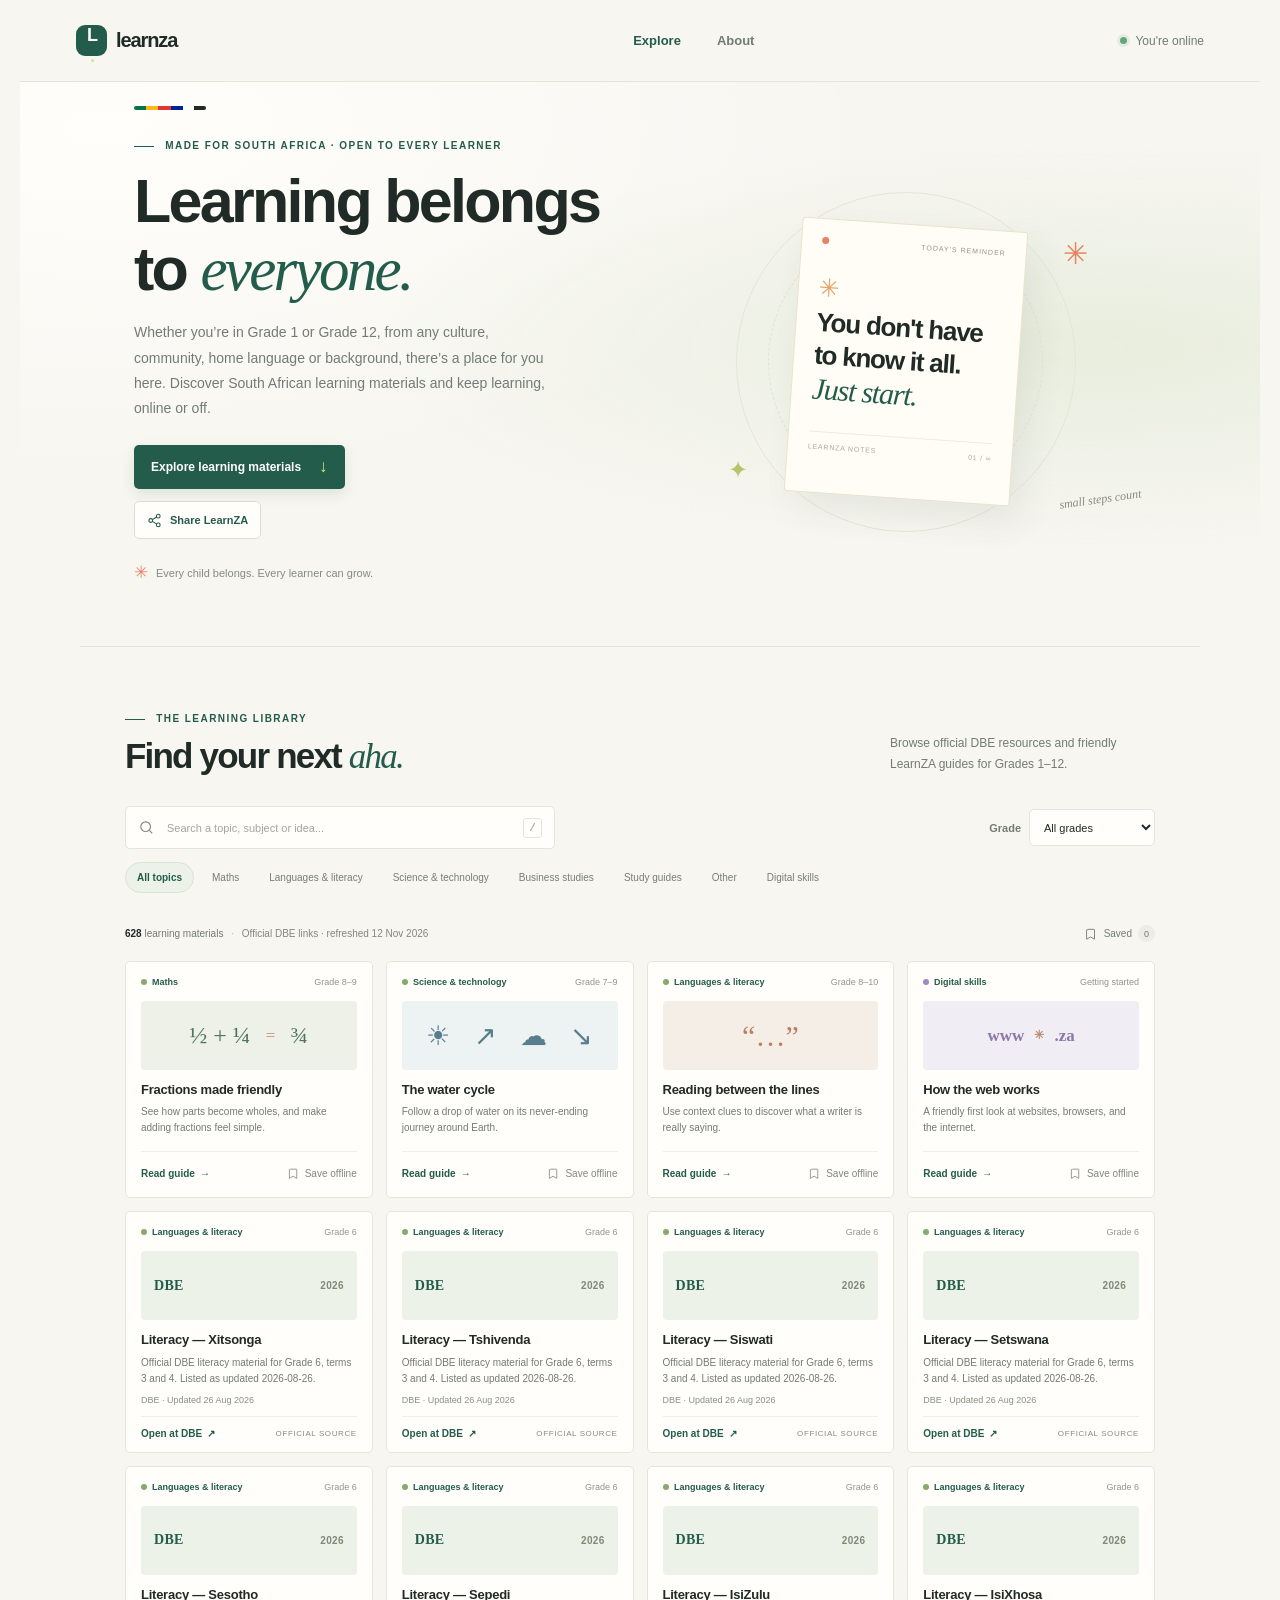
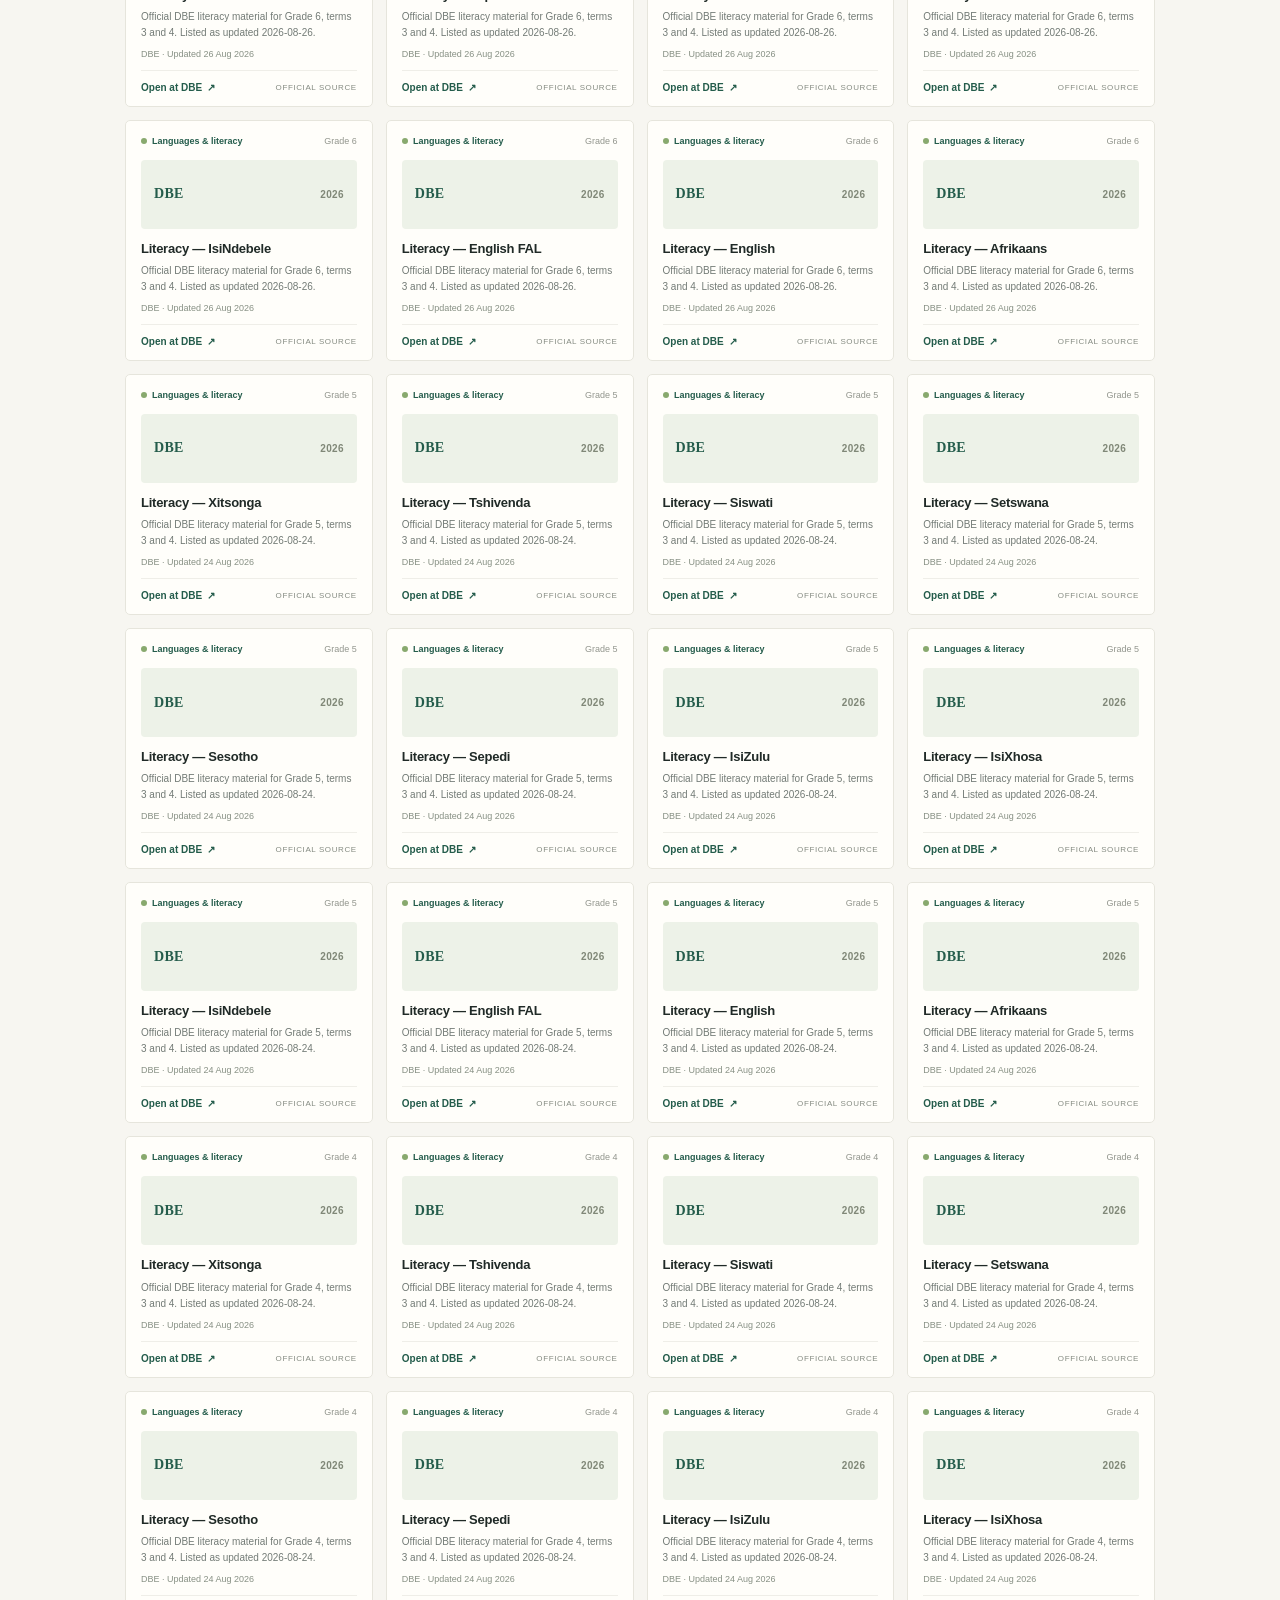
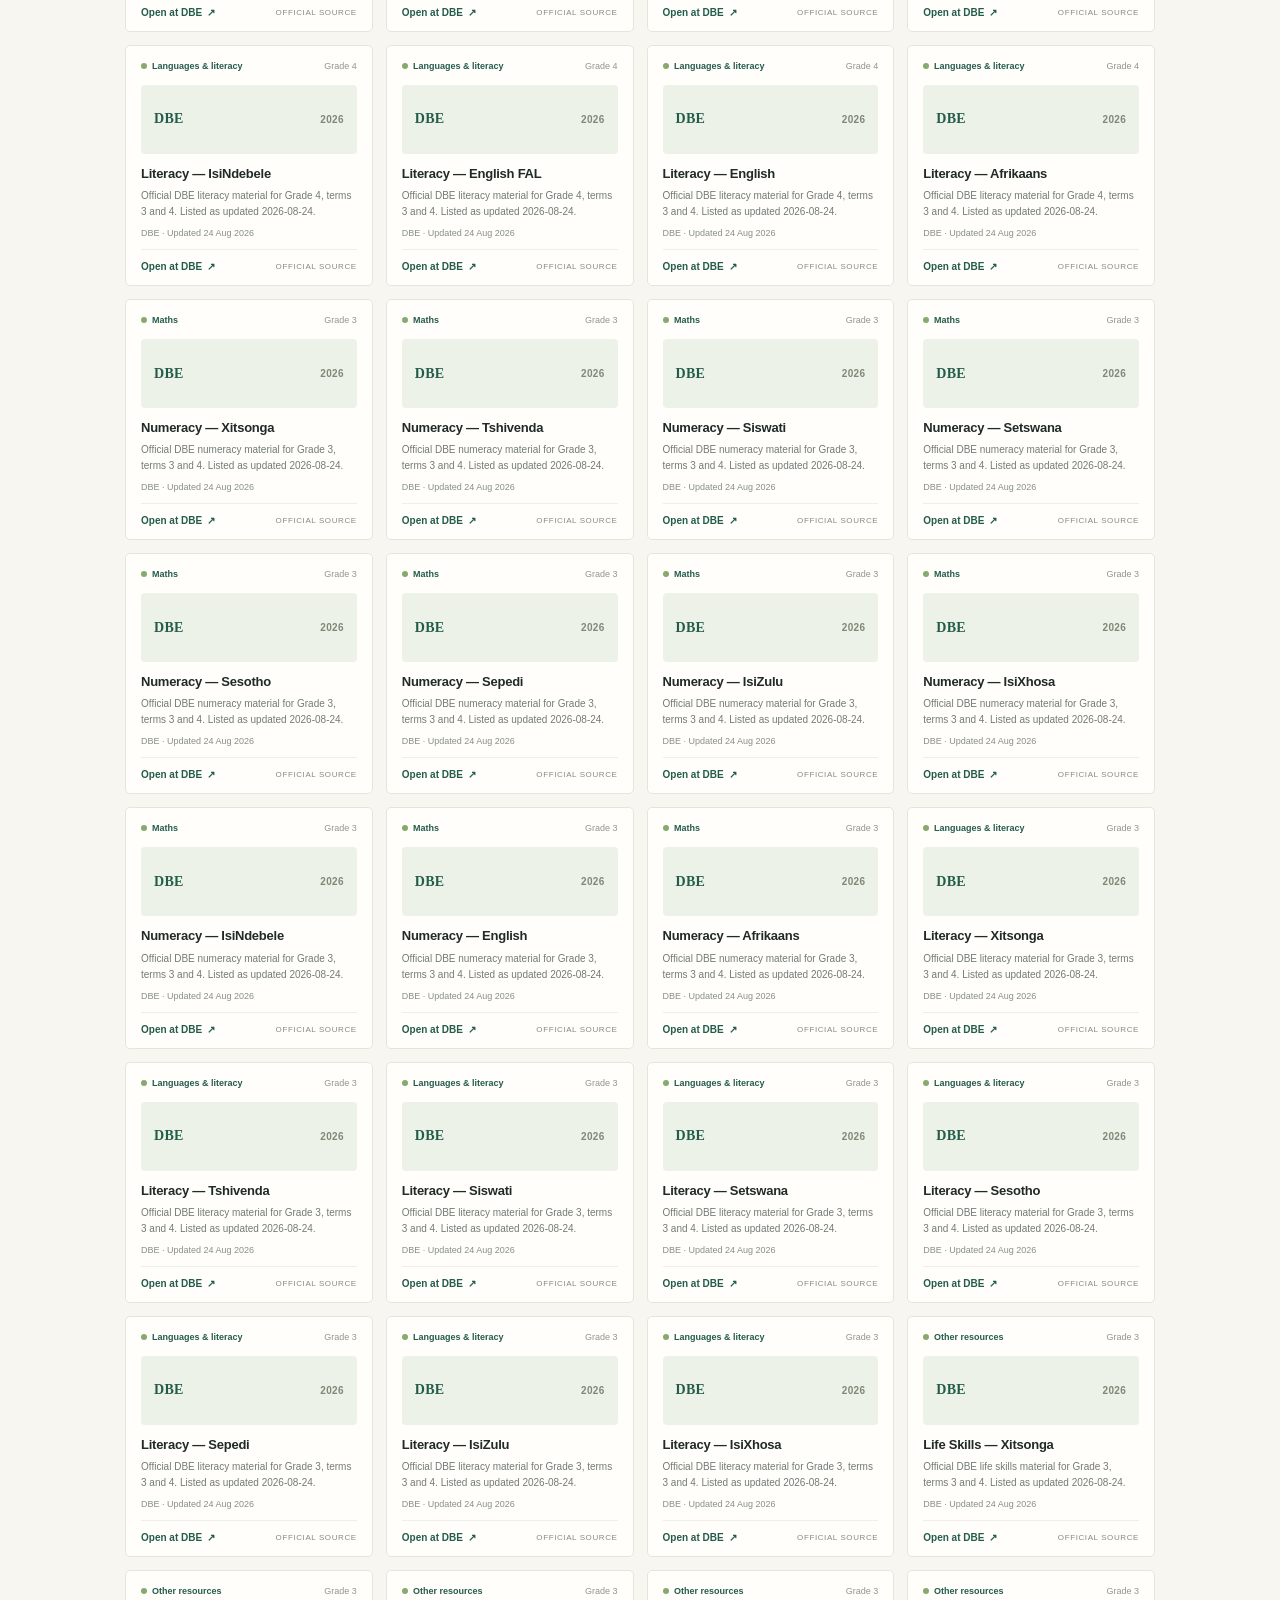
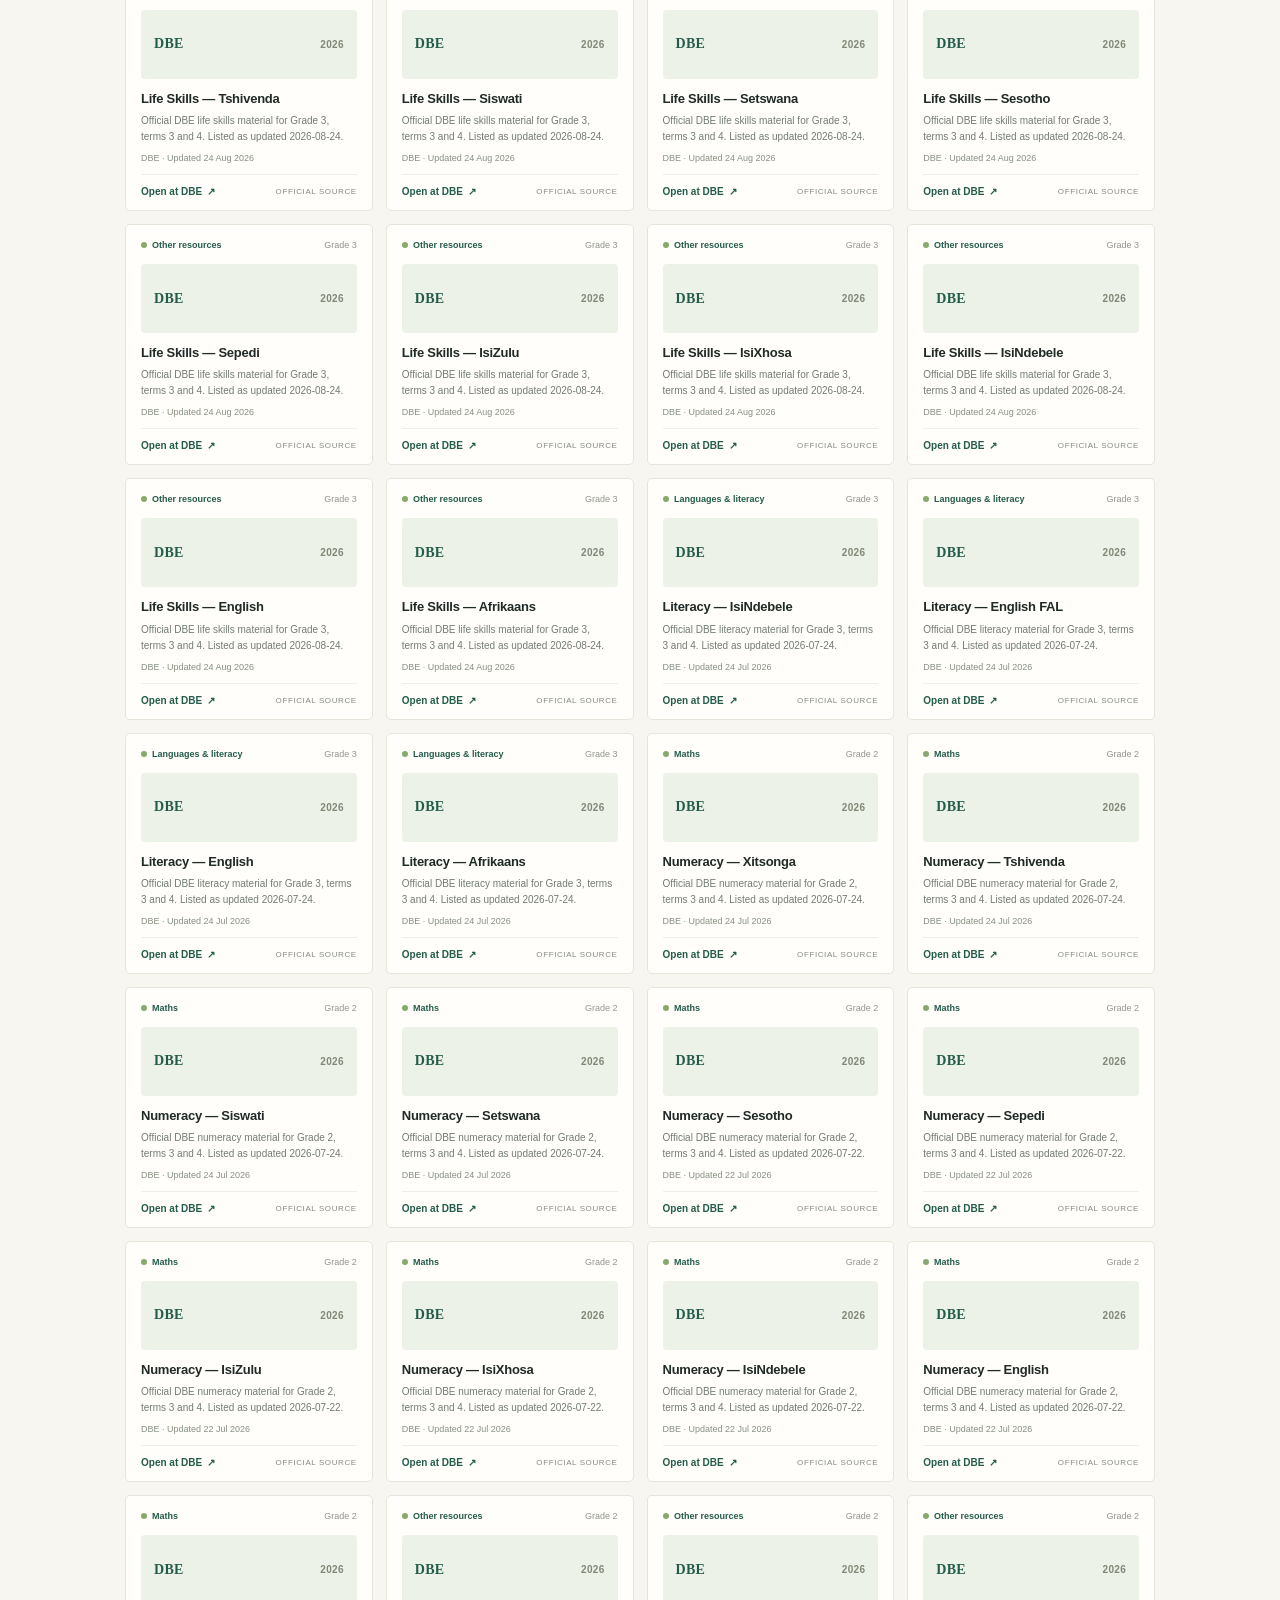
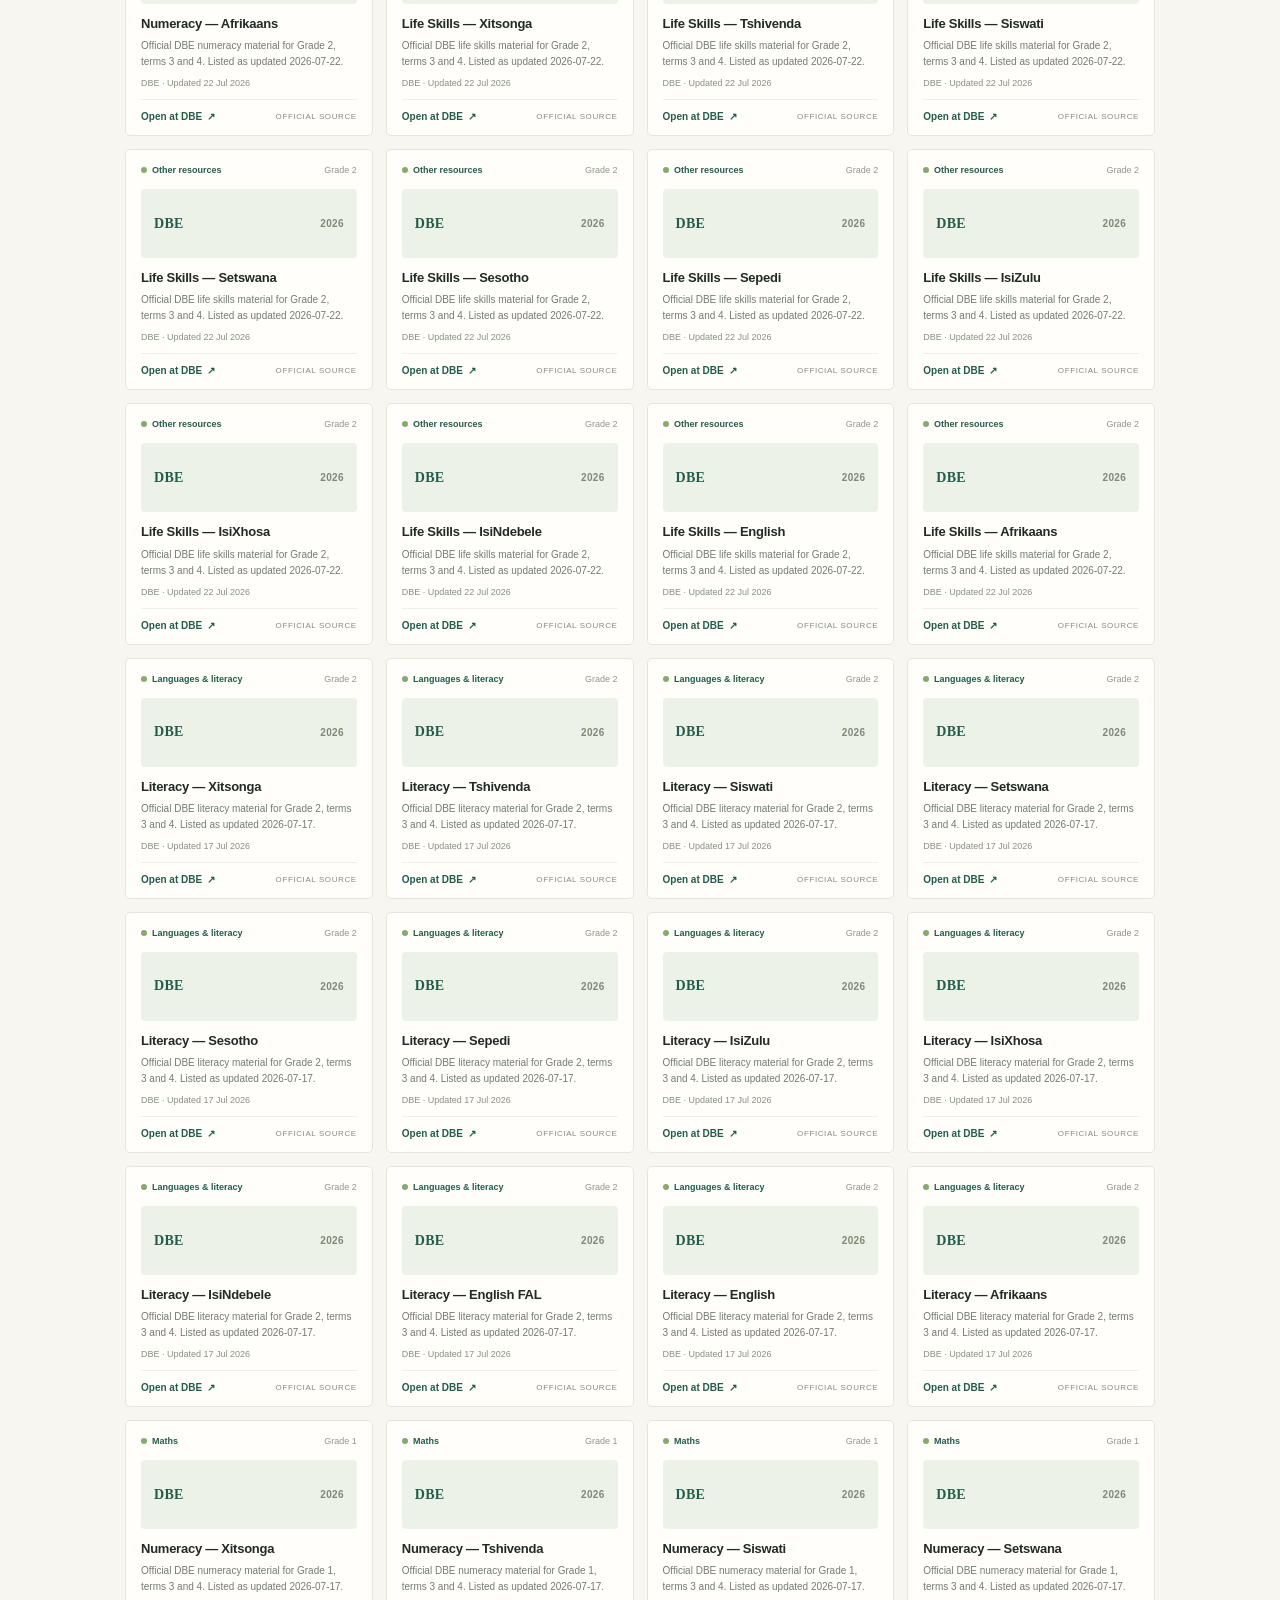
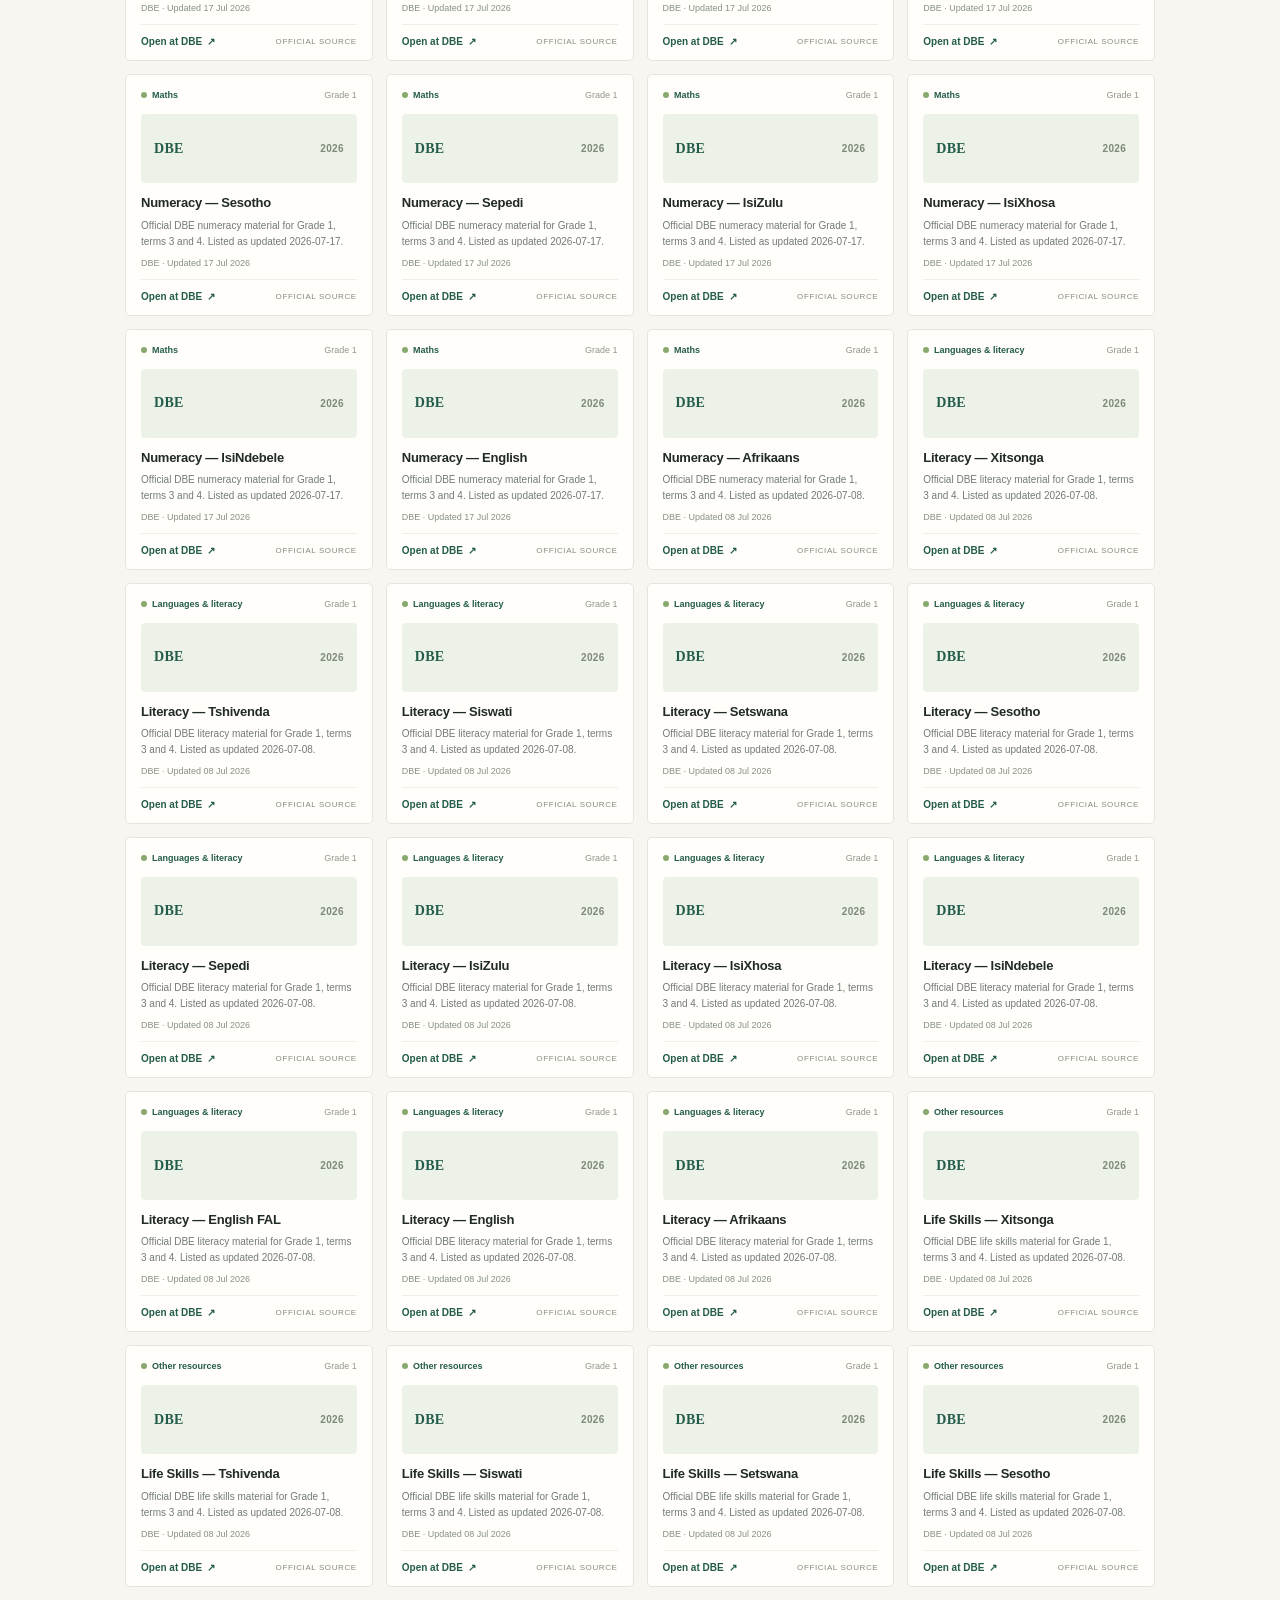
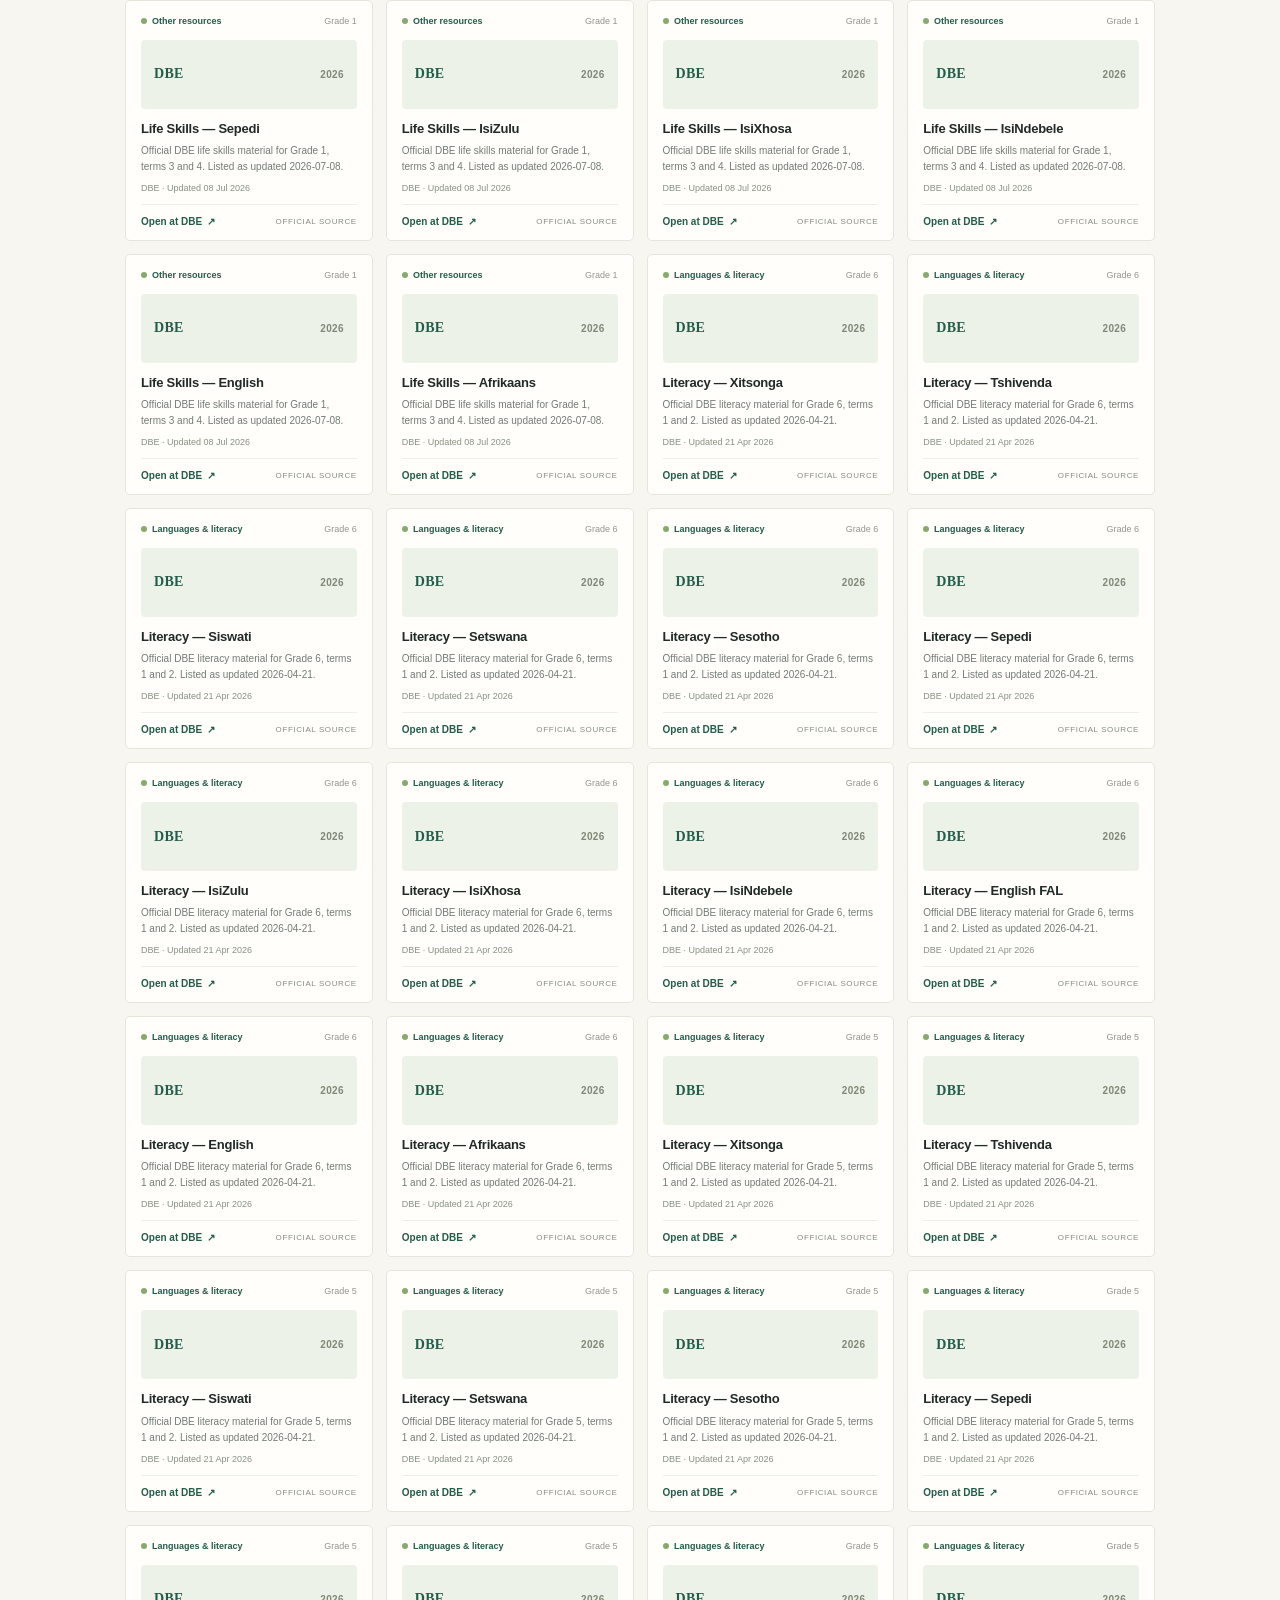
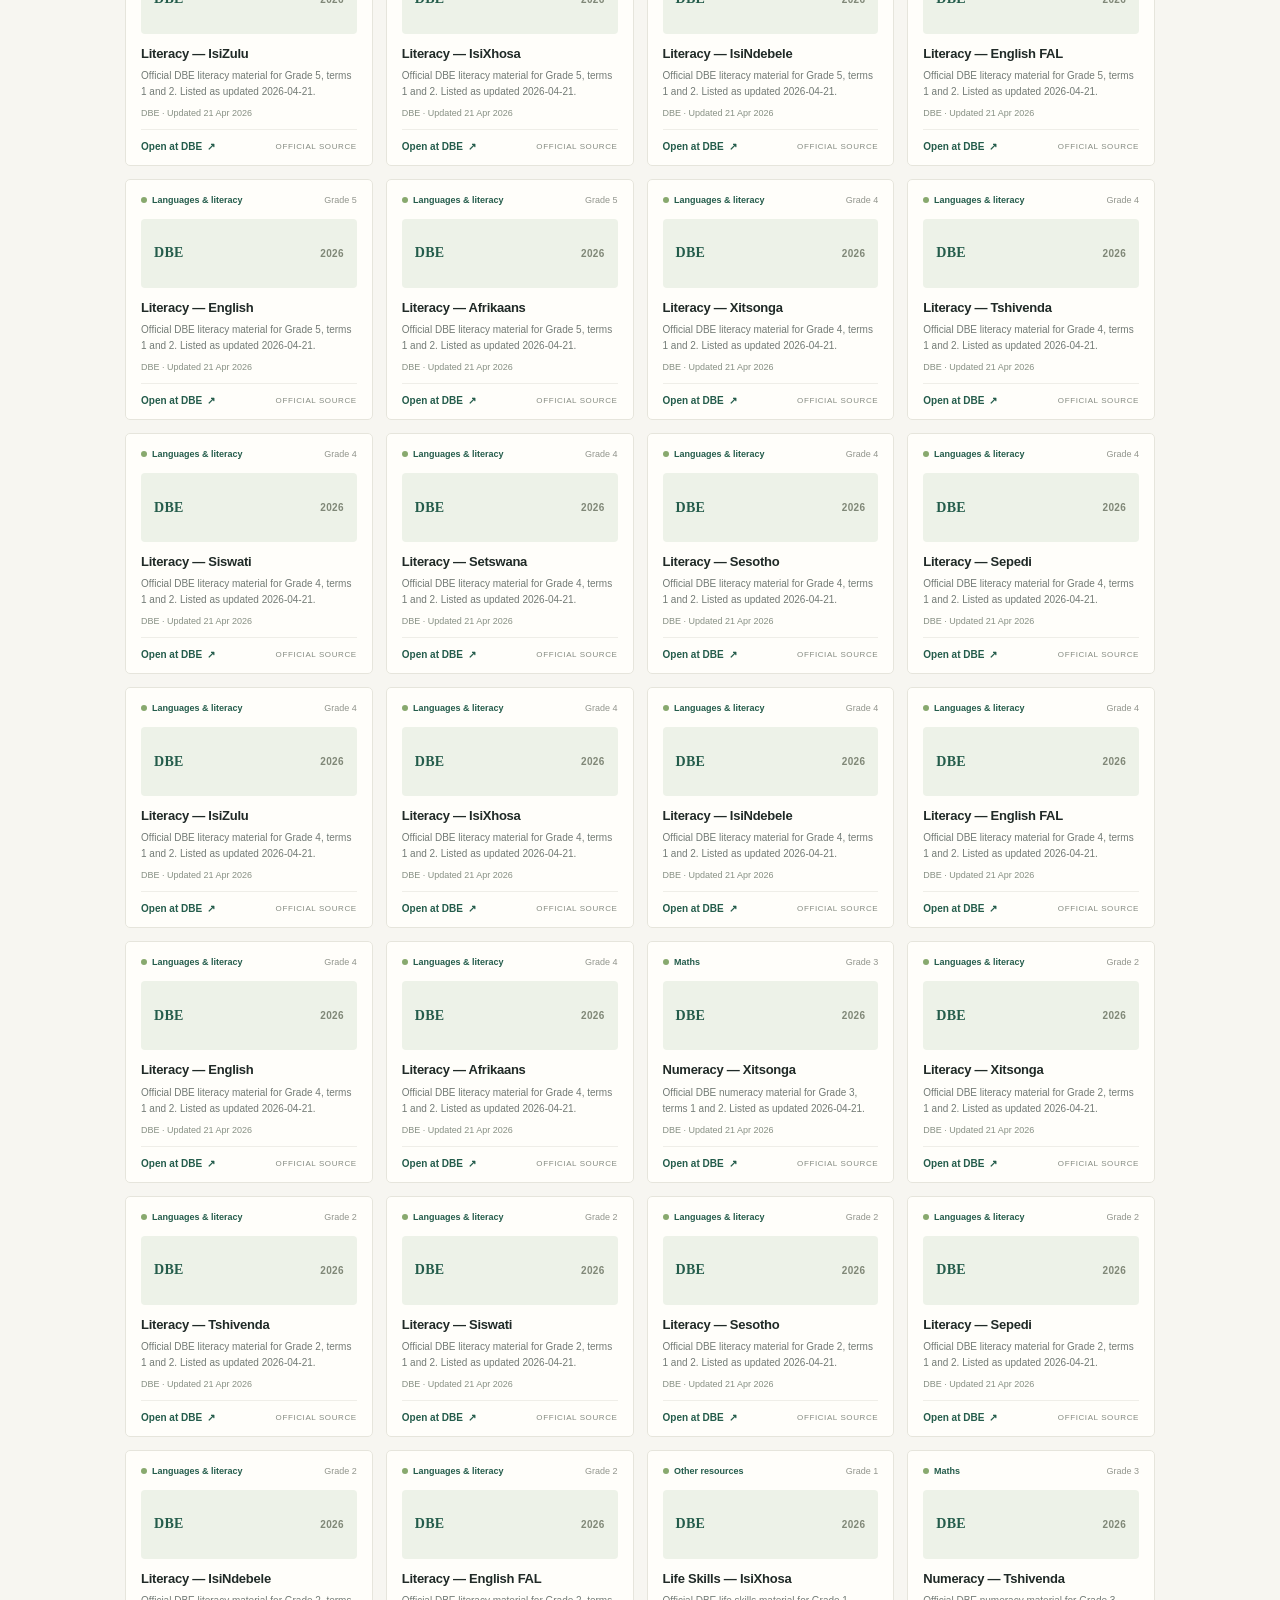
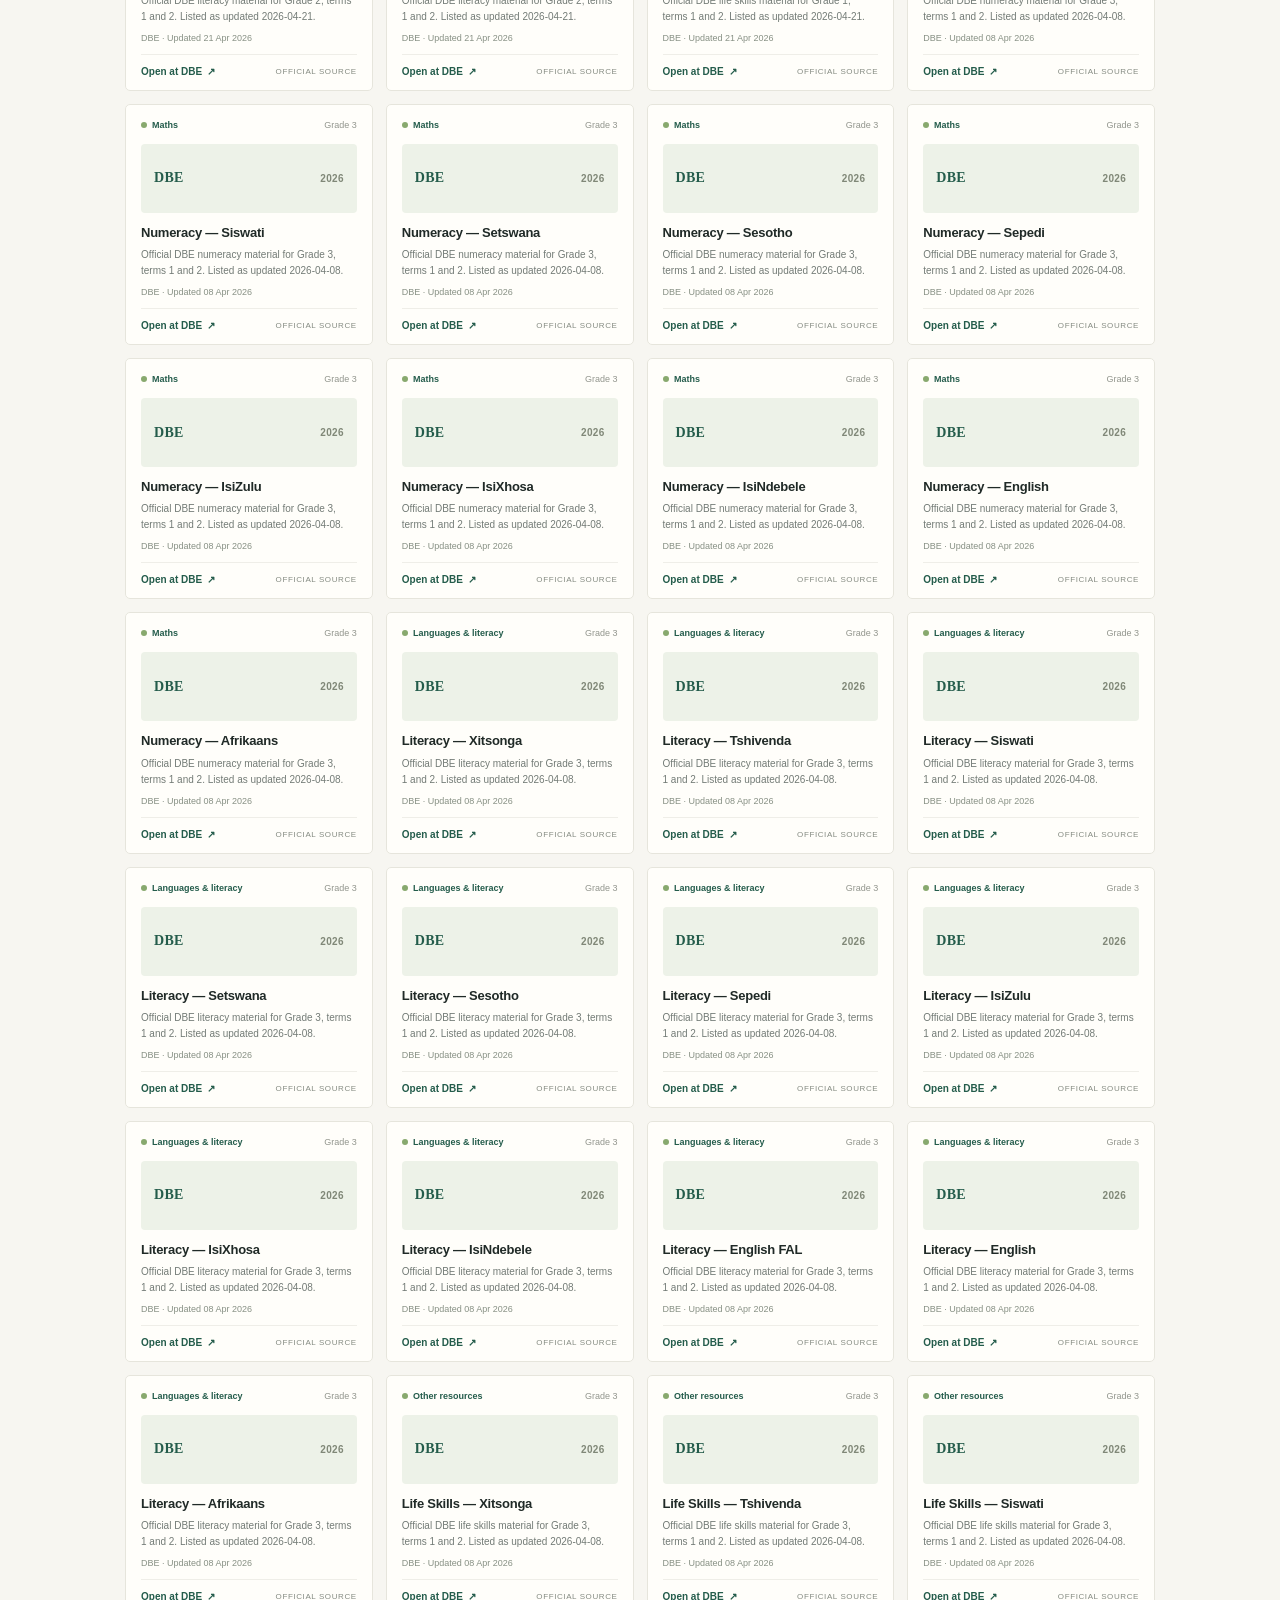
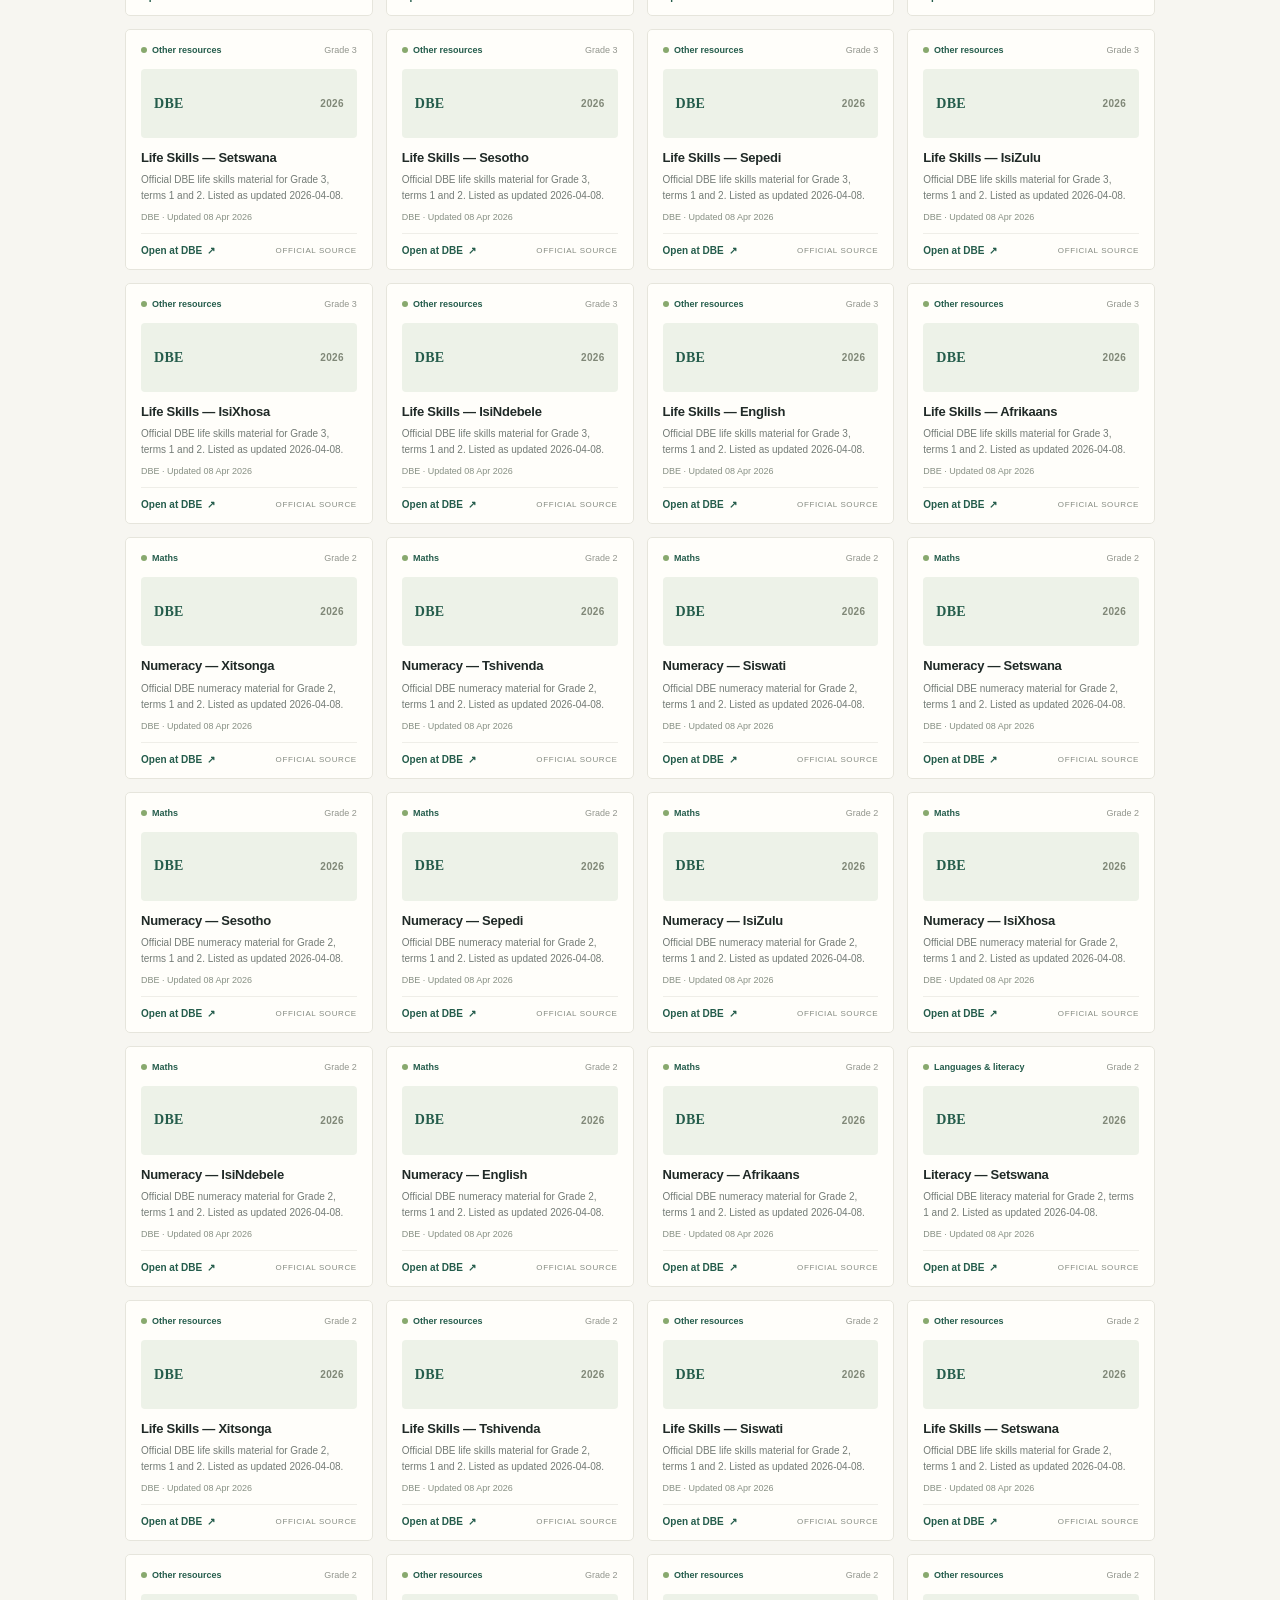
<file: index.html>
<!doctype html>
<html lang="en">
  <head>
    <meta charset="utf-8">
    <meta name="viewport" content="width=device-width, initial-scale=1">
    <meta name="theme-color" content="#f7f6f1">
    <meta name="description" content="Free South African learning resources for Grades 1–12. Welcoming study guides and DBE links for every child, whatever their background.">
    <meta name="author" content="Tlotlang Galaletsang Ramatlotlo, Kgosi Sebako">
    <meta name="application-name" content="LearnZA">
    <meta name="robots" content="index, follow, max-image-preview:large">
    <link rel="canonical" href="https://kgosis.github.io/LearnZA/">
    <meta property="og:type" content="website">
    <meta property="og:site_name" content="LearnZA">
    <meta property="og:title" content="LearnZA — Learning belongs to everyone">
    <meta property="og:description" content="Free South African learning resources for Grades 1–12. A welcoming place for every child, whatever their background, culture or home language.">
    <meta property="og:url" content="https://kgosis.github.io/LearnZA/">
    <meta property="og:locale" content="en_ZA">
    <meta property="og:image" content="https://kgosis.github.io/LearnZA/assets/share-card.png">
    <meta property="og:image:secure_url" content="https://kgosis.github.io/LearnZA/assets/share-card.png">
    <meta property="og:image:type" content="image/png">
    <meta property="og:image:width" content="1200">
    <meta property="og:image:height" content="630">
    <meta property="og:image:alt" content="LearnZA: learning belongs to everyone. Free South African learning resources for Grades 1 to 12.">
    <meta name="twitter:card" content="summary_large_image">
    <meta name="twitter:title" content="LearnZA — Learning belongs to everyone">
    <meta name="twitter:description" content="Free South African learning resources for Grades 1–12. Every child belongs.">
    <meta name="twitter:image" content="https://kgosis.github.io/LearnZA/assets/share-card.png">
    <meta name="twitter:image:alt" content="LearnZA: learning belongs to everyone. Free South African learning resources for Grades 1 to 12.">
    <title>LearnZA — Free South African Learning for Every Child</title>
    <link rel="manifest" href="manifest.json">
    <link rel="icon" href="assets/icon.svg" type="image/svg+xml">
    <link rel="stylesheet" href="styles.css">
    <script type="application/ld+json">
      {
        "@context": "https://schema.org",
        "@type": "WebSite",
        "name": "LearnZA",
        "url": "https://kgosis.github.io/LearnZA/",
        "description": "Free South African learning resources for Grades 1–12, welcoming every child regardless of background.",
        "inLanguage": "en-ZA",
        "creator": [
          { "@type": "Person", "name": "Tlotlang Galaletsang Ramatlotlo" },
          { "@type": "Person", "name": "Kgosi Sebako" }
        ],
        "audience": {
          "@type": "EducationalAudience",
          "educationalRole": "learner"
        }
      }
    </script>
    <script src="data/materials.js" defer></script>
    <script src="app.js" defer></script>
  </head>
  <body>
    <header class="site-header">
      <a class="brand" href="./" aria-label="LearnZA home">
        <span class="brand-mark" aria-hidden="true">L<span>.</span></span>
        <span>learnza</span>
      </a>
      <nav class="main-nav" aria-label="Main navigation">
        <a class="nav-link active" href="#library">Explore</a>
        <a class="nav-link" href="#about">About</a>
      </nav>
      <div class="offline-status" role="status" aria-live="polite">
        <span class="status-dot" aria-hidden="true"></span>
        <span id="connection-label">You're online</span>
      </div>
    </header>

    <main>
      <section class="hero" aria-labelledby="hero-title">
        <div class="hero-copy">
          <p class="eyebrow"><span class="eyebrow-line"></span> MADE FOR SOUTH AFRICA · OPEN TO EVERY LEARNER</p>
          <h1 id="hero-title">Learning belongs<br>to <span>everyone.</span></h1>
          <p class="hero-description">Whether you’re in Grade 1 or Grade 12, from any culture, community, home language or background, there’s a place for you here. Discover South African learning materials and keep learning, online or off.</p>
          <a class="primary-button" href="#library">Explore learning materials <span aria-hidden="true">↓</span></a>
          <details class="share-menu">
            <summary>
              <svg viewBox="0 0 24 24" fill="none" aria-hidden="true"><circle cx="18" cy="5" r="3"></circle><circle cx="6" cy="12" r="3"></circle><circle cx="18" cy="19" r="3"></circle><path d="m8.7 10.6 6.6-4.2m-6.6 7 6.6 4"></path></svg>
              Share LearnZA
            </summary>
            <div class="share-options" aria-label="Share LearnZA">
              <button class="share-action" id="native-share" type="button" hidden>More sharing options</button>
              <button class="share-action" id="copy-share-link" type="button">Copy link</button>
              <a data-share-service="facebook" href="https://www.facebook.com/sharer/sharer.php?u=https%3A%2F%2Fkgosis.github.io%2FLearnZA%2F" target="_blank" rel="noopener noreferrer">Facebook</a>
              <a data-share-service="x" href="https://twitter.com/intent/tweet?text=LearnZA%20%E2%80%94%20Learning%20belongs%20to%20everyone&url=https%3A%2F%2Fkgosis.github.io%2FLearnZA%2F" target="_blank" rel="noopener noreferrer">X</a>
              <a data-share-service="whatsapp" href="https://wa.me/?text=LearnZA%20%E2%80%94%20Learning%20belongs%20to%20everyone%20https%3A%2F%2Fkgosis.github.io%2FLearnZA%2F" target="_blank" rel="noopener noreferrer">WhatsApp</a>
              <a data-share-service="linkedin" href="https://www.linkedin.com/sharing/share-offsite/?url=https%3A%2F%2Fkgosis.github.io%2FLearnZA%2F" target="_blank" rel="noopener noreferrer">LinkedIn</a>
              <a data-share-service="telegram" href="https://t.me/share/url?url=https%3A%2F%2Fkgosis.github.io%2FLearnZA%2F&text=LearnZA%20%E2%80%94%20Learning%20belongs%20to%20everyone" target="_blank" rel="noopener noreferrer">Telegram</a>
              <a data-share-service="email" href="mailto:?subject=LearnZA%20%E2%80%94%20Learning%20belongs%20to%20everyone&body=Free%20South%20African%20learning%20resources%20for%20Grades%201%E2%80%9312%3A%20https%3A%2F%2Fkgosis.github.io%2FLearnZA%2F">Email</a>
            </div>
          </details>
          <div class="hero-note">
            <span class="note-icon" aria-hidden="true">✳</span>
            <span>Every child belongs. Every learner can grow.</span>
          </div>
        </div>
        <div class="hero-art" aria-hidden="true">
          <div class="art-orbit orbit-one"></div>
          <div class="art-orbit orbit-two"></div>
          <div class="art-card">
            <div class="art-card-top"><span class="art-dot"></span><span class="art-label">TODAY'S REMINDER</span></div>
            <div class="art-sun">✳</div>
            <p class="art-quote">You don't have<br>to know it all.<br><span>Just start.</span></p>
            <div class="art-card-footer"><span>LEARNZA NOTES</span><span>01 / ∞</span></div>
          </div>
          <span class="art-spark spark-one">✳</span>
          <span class="art-spark spark-two">✦</span>
          <span class="art-caption">small steps count</span>
        </div>
      </section>

      <section class="library section-wrap" id="library" aria-labelledby="library-title">
        <div class="section-heading">
          <div>
            <p class="eyebrow"><span class="eyebrow-line"></span> THE LEARNING LIBRARY</p>
            <h2 id="library-title">Find your next <span>aha.</span></h2>
          </div>
          <p class="library-intro">Browse official DBE resources and friendly LearnZA guides for Grades 1–12.</p>
        </div>

        <div class="library-tools">
          <label class="search-box">
            <svg viewBox="0 0 24 24" fill="none" aria-hidden="true"><circle cx="10.8" cy="10.8" r="6.8"></circle><path d="m16 16 4.2 4.2"></path></svg>
            <span class="visually-hidden">Search learning materials</span>
            <input id="search-input" type="search" placeholder="Search a topic, subject or idea..." autocomplete="off">
            <kbd>/</kbd>
          </label>
          <label class="grade-select">Grade
            <select id="grade-filter">
              <option value="all">All grades</option>
              <option value="1">Grade 1</option>
              <option value="2">Grade 2</option>
              <option value="3">Grade 3</option>
              <option value="4">Grade 4</option>
              <option value="5">Grade 5</option>
              <option value="6">Grade 6</option>
              <option value="7">Grade 7</option>
              <option value="8">Grade 8</option>
              <option value="9">Grade 9</option>
              <option value="10">Grade 10</option>
              <option value="11">Grade 11</option>
              <option value="12">Grade 12</option>
            </select>
          </label>
          <div class="filter-row" role="group" aria-label="Filter by subject">
            <button class="filter-chip selected" type="button" data-filter="All">All topics</button>
            <button class="filter-chip" type="button" data-filter="Maths">Maths</button>
            <button class="filter-chip" type="button" data-filter="Languages & literacy">Languages & literacy</button>
            <button class="filter-chip" type="button" data-filter="Science & technology">Science & technology</button>
            <button class="filter-chip" type="button" data-filter="Business studies">Business studies</button>
            <button class="filter-chip" type="button" data-filter="Study guides">Study guides</button>
            <button class="filter-chip" type="button" data-filter="Other resources">Other</button>
            <button class="filter-chip" type="button" data-filter="Digital skills">Digital skills</button>
          </div>
        </div>

        <div class="results-heading">
          <p><span id="result-count">4</span> <span id="result-label">learning materials</span> <span class="results-divider">·</span> <span class="offline-hint" id="catalog-updated">Loading the latest DBE catalogue…</span></p>
          <button class="saved-toggle" id="saved-toggle" type="button" aria-pressed="false">
            <svg viewBox="0 0 24 24" fill="none" aria-hidden="true"><path d="M6 4.8c0-.44.36-.8.8-.8h10.4c.44 0 .8.36.8.8V21l-6.8-4-6.8 4V4.8Z"></path></svg>
            Saved <span id="saved-count">0</span>
          </button>
        </div>
        <div class="resource-grid" id="resource-grid" aria-live="polite"></div>
        <p class="action-status" id="action-status" role="status" aria-live="polite"></p>
        <p class="empty-state" id="empty-state" hidden>No guides match that search. Try another word or subject.</p>
      </section>

      <section class="offline-banner" aria-labelledby="offline-title">
        <div class="offline-icon" aria-hidden="true">
          <svg viewBox="0 0 48 48" fill="none"><path d="M9 19.5a22 22 0 0 1 30 0M15 26a13 13 0 0 1 18 0m-12 6.5a4.5 4.5 0 0 1 6 0M24 39h.01" stroke="currentColor" stroke-width="2.5" stroke-linecap="round"></path><path d="m8 8 32 32" stroke="currentColor" stroke-width="2.5" stroke-linecap="round"></path></svg>
        </div>
        <div class="offline-banner-copy">
          <p class="eyebrow">LEARNING DOESN'T NEED A SIGNAL</p>
          <h2 id="offline-title">Take your studies <span>offline.</span></h2>
          <p>Save LearnZA guides here. For DBE PDFs, download them from the official source to keep a copy offline.</p>
        </div>
        <a class="text-link" href="#library">Pick a guide <span aria-hidden="true">→</span></a>
        <span class="banner-decoration" aria-hidden="true">✳</span>
      </section>

      <section class="about section-wrap" id="about">
        <span class="about-star" aria-hidden="true">✳</span>
        <div><p class="eyebrow"><span class="eyebrow-line"></span> EVERY CHILD HAS A PLACE HERE</p><p class="about-copy">LearnZA is for all children of South Africa, no matter their background, culture, home language, community or circumstances. Learning should welcome everyone — and a slow connection should never close the door.</p></div>
        <span class="about-signoff">South Africa learns together. <span>♥</span></span>
      </section>

      <section class="contributors section-wrap" aria-labelledby="contributors-title">
        <div class="contributors-heading">
          <p class="eyebrow"><span class="eyebrow-line"></span> THE PEOPLE BEHIND LEARNZA</p>
          <h2 id="contributors-title">Made with care, <span>together.</span></h2>
        </div>
        <ul class="contributors-list">
          <li>Tlotlang Galaletsang Ramatlotlo</li>
          <li>Kgosi Sebako</li>
        </ul>
      </section>
    </main>

    <footer class="site-footer">
      <a class="brand footer-brand" href="./"><span class="brand-mark" aria-hidden="true">L<span>.</span></span><span>learnza</span></a>
      <p>Made for the joy of figuring it out.</p>
      <span class="footer-year">LEARN A LITTLE. OFTEN.</span>
    </footer>
    <noscript><p class="noscript-note">Please enable JavaScript to browse and save the learning guides.</p></noscript>
  </body>
</html>
</file>
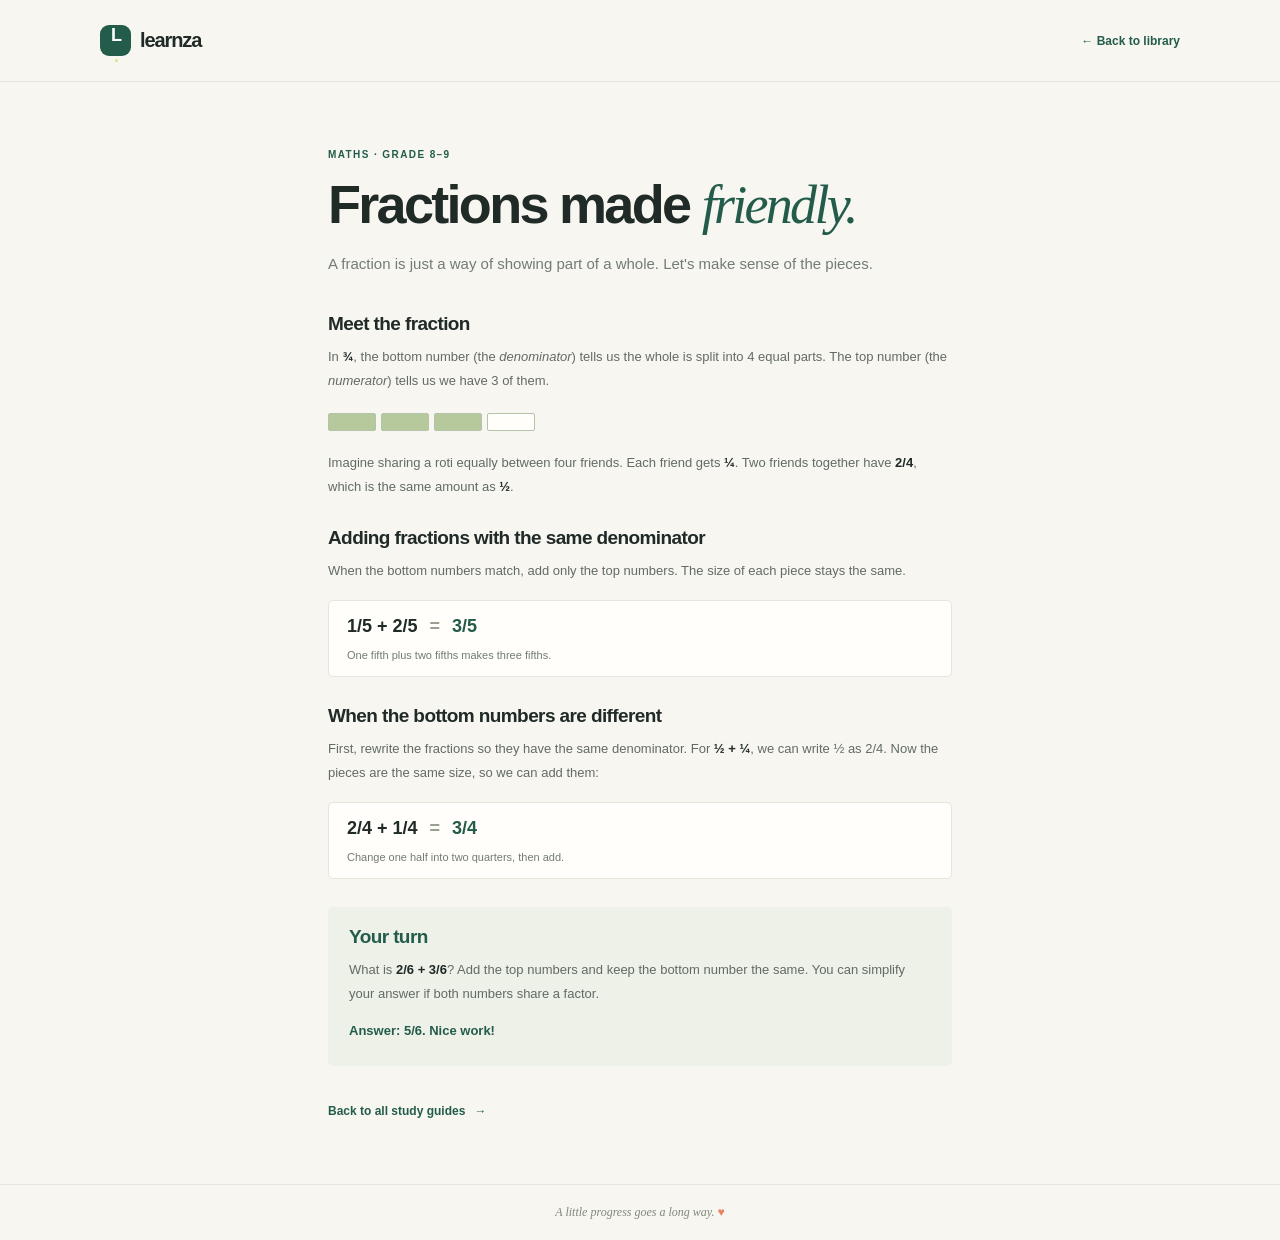
<file: materials/fractions.html>
<!doctype html>
<html lang="en">
  <head>
    <meta charset="utf-8">
    <meta name="viewport" content="width=device-width, initial-scale=1">
    <meta name="theme-color" content="#f7f6f1">
    <meta name="description" content="A friendly guide to understanding and adding fractions.">
    <meta name="author" content="Tlotlang Galaletsang Ramatlotlo, Kgosi Sebako">
    <meta name="robots" content="index, follow, max-image-preview:large">
    <link rel="canonical" href="https://kgosis.github.io/LearnZA/materials/fractions.html">
    <meta property="og:type" content="article">
    <meta property="og:site_name" content="LearnZA">
    <meta property="og:title" content="Fractions made friendly — LearnZA">
    <meta property="og:description" content="Learn how numerators and denominators work, then practise adding fractions with friendly examples. A free Maths guide for Grades 8–9.">
    <meta property="og:url" content="https://kgosis.github.io/LearnZA/materials/fractions.html">
    <meta property="og:locale" content="en_ZA">
    <meta property="og:image" content="https://kgosis.github.io/LearnZA/assets/share-card.png">
    <meta property="og:image:secure_url" content="https://kgosis.github.io/LearnZA/assets/share-card.png">
    <meta property="og:image:type" content="image/png">
    <meta property="og:image:width" content="1200">
    <meta property="og:image:height" content="630">
    <meta property="og:image:alt" content="LearnZA — free learning for every child in South Africa, Grades 1 to 12.">
    <meta name="twitter:card" content="summary_large_image">
    <meta name="twitter:title" content="Fractions made friendly — LearnZA">
    <meta name="twitter:description" content="A free, friendly guide to adding fractions for South African learners in Grades 8–9.">
    <meta name="twitter:image" content="https://kgosis.github.io/LearnZA/assets/share-card.png">
    <meta name="twitter:image:alt" content="LearnZA — free learning for every child in South Africa.">
    <title>Fractions made friendly — LearnZA Maths (Grades 8–9)</title>
    <link rel="icon" href="../assets/icon.svg" type="image/svg+xml">
    <link rel="stylesheet" href="../styles.css">
    <link rel="stylesheet" href="guide.css">
    <script type="application/ld+json">
      {
        "@context": "https://schema.org",
        "@type": "LearningResource",
        "name": "Fractions made friendly",
        "description": "A friendly guide to understanding numerators and denominators and adding fractions.",
        "url": "https://kgosis.github.io/LearnZA/materials/fractions.html",
        "image": "https://kgosis.github.io/LearnZA/assets/share-card.png",
        "inLanguage": "en-ZA",
        "isAccessibleForFree": true,
        "learningResourceType": "Study guide",
        "educationalLevel": ["Grade 8", "Grade 9"],
        "about": "Mathematics: fractions",
        "author": [
          { "@type": "Person", "name": "Tlotlang Galaletsang Ramatlotlo" },
          { "@type": "Person", "name": "Kgosi Sebako" }
        ],
        "audience": { "@type": "EducationalAudience", "educationalRole": "learner" }
      }
    </script>
  </head>
  <body class="guide-page">
    <header class="site-header">
      <a class="brand" href="../" aria-label="LearnZA home"><span class="brand-mark" aria-hidden="true">L<span>.</span></span><span>learnza</span></a>
      <a class="back-link" href="../#library">← Back to library</a>
    </header>
    <main class="guide-main">
      <p class="guide-label">MATHS · GRADE 8–9</p>
      <h1>Fractions made <span>friendly.</span></h1>
      <p class="guide-lead">A fraction is just a way of showing part of a whole. Let's make sense of the pieces.</p>
      <section class="guide-section">
        <h2>Meet the fraction</h2>
        <p>In <strong>¾</strong>, the bottom number (the <em>denominator</em>) tells us the whole is split into 4 equal parts. The top number (the <em>numerator</em>) tells us we have 3 of them.</p>
        <div class="fraction-visual" aria-label="Three out of four equal parts are shaded"><span class="filled"></span><span class="filled"></span><span class="filled"></span><span></span></div>
        <p>Imagine sharing a roti equally between four friends. Each friend gets <strong>¼</strong>. Two friends together have <strong>2/4</strong>, which is the same amount as <strong>½</strong>.</p>
      </section>
      <section class="guide-section">
        <h2>Adding fractions with the same denominator</h2>
        <p>When the bottom numbers match, add only the top numbers. The size of each piece stays the same.</p>
        <div class="example-box"><span>1/5 + 2/5</span><span class="example-equals">=</span><strong>3/5</strong><small>One fifth plus two fifths makes three fifths.</small></div>
      </section>
      <section class="guide-section">
        <h2>When the bottom numbers are different</h2>
        <p>First, rewrite the fractions so they have the same denominator. For <strong>½ + ¼</strong>, we can write ½ as 2/4. Now the pieces are the same size, so we can add them:</p>
        <div class="example-box"><span>2/4 + 1/4</span><span class="example-equals">=</span><strong>3/4</strong><small>Change one half into two quarters, then add.</small></div>
      </section>
      <section class="guide-section try-it">
        <h2>Your turn</h2>
        <p>What is <strong>2/6 + 3/6</strong>? Add the top numbers and keep the bottom number the same. You can simplify your answer if both numbers share a factor.</p>
        <p class="answer">Answer: 5/6. Nice work!</p>
      </section>
      <a class="next-guide" href="../#library">Back to all study guides <span aria-hidden="true">→</span></a>
    </main>
    <footer class="guide-footer">A little progress goes a long way. <span>♥</span></footer>
  </body>
</html>
</file>
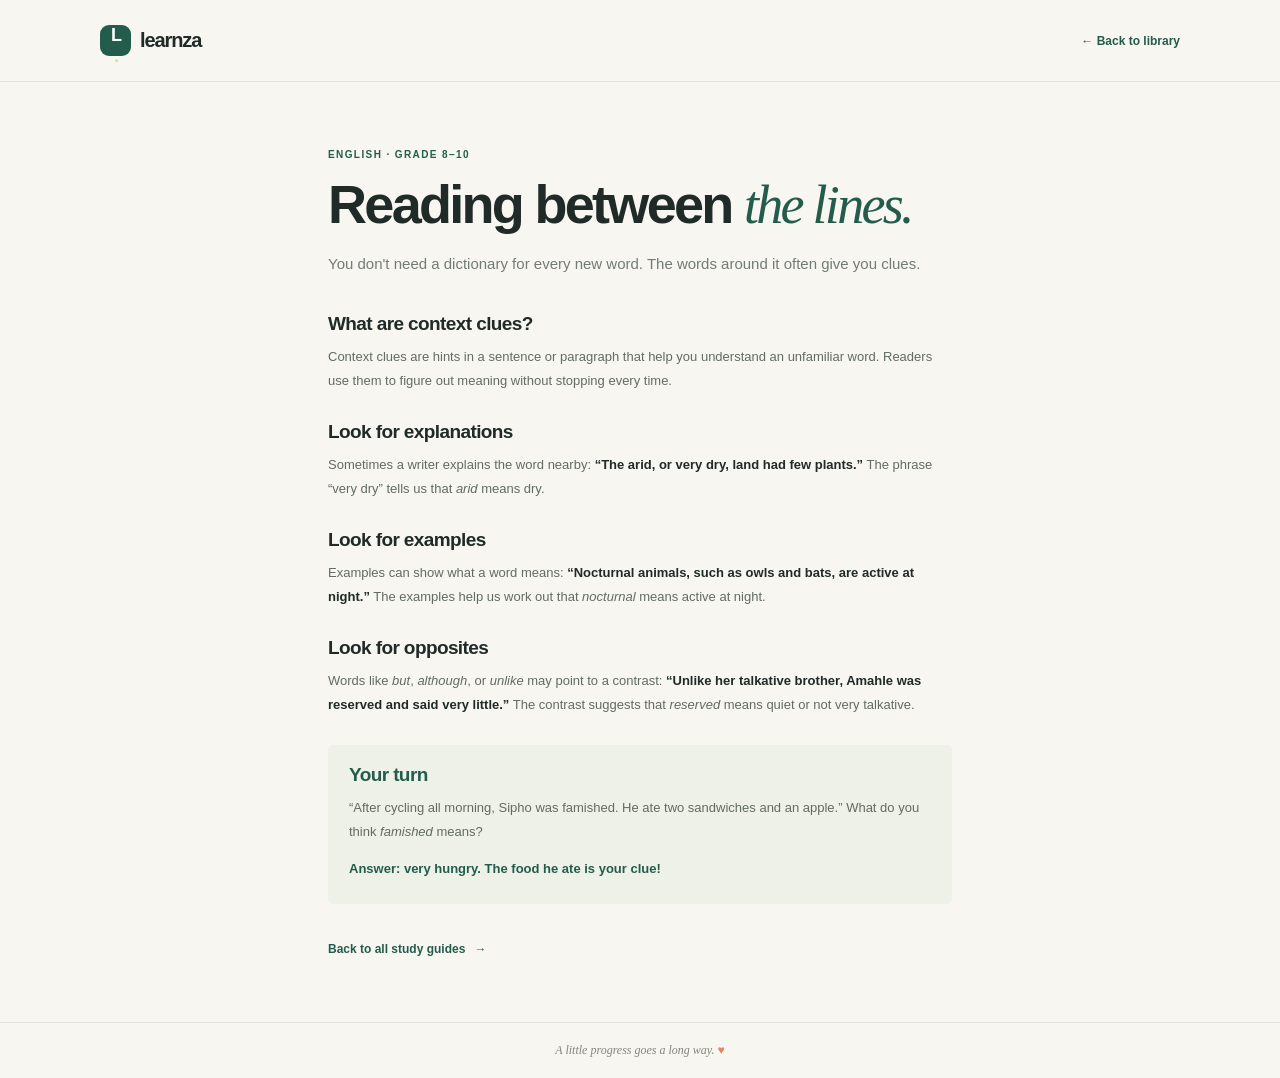
<file: materials/reading-clues.html>
<!doctype html>
<html lang="en">
  <head>
    <meta charset="utf-8">
    <meta name="viewport" content="width=device-width, initial-scale=1">
    <meta name="theme-color" content="#f7f6f1">
    <meta name="description" content="Use context clues to work out the meaning of unfamiliar words.">
    <meta name="author" content="Tlotlang Galaletsang Ramatlotlo, Kgosi Sebako">
    <meta name="robots" content="index, follow, max-image-preview:large">
    <link rel="canonical" href="https://kgosis.github.io/LearnZA/materials/reading-clues.html">
    <meta property="og:type" content="article">
    <meta property="og:site_name" content="LearnZA">
    <meta property="og:title" content="Reading between the lines — LearnZA">
    <meta property="og:description" content="Practise using examples, explanations and opposites as context clues in this free English guide for Grades 8–10.">
    <meta property="og:url" content="https://kgosis.github.io/LearnZA/materials/reading-clues.html">
    <meta property="og:locale" content="en_ZA">
    <meta property="og:image" content="https://kgosis.github.io/LearnZA/assets/share-card.png">
    <meta property="og:image:secure_url" content="https://kgosis.github.io/LearnZA/assets/share-card.png">
    <meta property="og:image:type" content="image/png">
    <meta property="og:image:width" content="1200">
    <meta property="og:image:height" content="630">
    <meta property="og:image:alt" content="LearnZA — free learning for every child in South Africa, Grades 1 to 12.">
    <meta name="twitter:card" content="summary_large_image">
    <meta name="twitter:title" content="Reading between the lines — LearnZA">
    <meta name="twitter:description" content="Learn to spot context clues in this free English guide for Grades 8–10.">
    <meta name="twitter:image" content="https://kgosis.github.io/LearnZA/assets/share-card.png">
    <meta name="twitter:image:alt" content="LearnZA — free learning for every child in South Africa.">
    <title>Reading between the lines — LearnZA English (Grades 8–10)</title>
    <link rel="icon" href="../assets/icon.svg" type="image/svg+xml">
    <link rel="stylesheet" href="../styles.css">
    <link rel="stylesheet" href="guide.css">
    <script type="application/ld+json">
      {
        "@context": "https://schema.org",
        "@type": "LearningResource",
        "name": "Reading between the lines",
        "description": "Learn to use explanations, examples and opposites as context clues for unfamiliar words.",
        "url": "https://kgosis.github.io/LearnZA/materials/reading-clues.html",
        "image": "https://kgosis.github.io/LearnZA/assets/share-card.png",
        "inLanguage": "en-ZA",
        "isAccessibleForFree": true,
        "learningResourceType": "Study guide",
        "educationalLevel": ["Grade 8", "Grade 9", "Grade 10"],
        "about": "English: reading comprehension and context clues",
        "author": [
          { "@type": "Person", "name": "Tlotlang Galaletsang Ramatlotlo" },
          { "@type": "Person", "name": "Kgosi Sebako" }
        ],
        "audience": { "@type": "EducationalAudience", "educationalRole": "learner" }
      }
    </script>
  </head>
  <body class="guide-page">
    <header class="site-header">
      <a class="brand" href="../" aria-label="LearnZA home"><span class="brand-mark" aria-hidden="true">L<span>.</span></span><span>learnza</span></a>
      <a class="back-link" href="../#library">← Back to library</a>
    </header>
    <main class="guide-main">
      <p class="guide-label">ENGLISH · GRADE 8–10</p>
      <h1>Reading between <span>the lines.</span></h1>
      <p class="guide-lead">You don't need a dictionary for every new word. The words around it often give you clues.</p>
      <section class="guide-section">
        <h2>What are context clues?</h2>
        <p>Context clues are hints in a sentence or paragraph that help you understand an unfamiliar word. Readers use them to figure out meaning without stopping every time.</p>
      </section>
      <section class="guide-section">
        <h2>Look for explanations</h2>
        <p>Sometimes a writer explains the word nearby: <strong>“The arid, or very dry, land had few plants.”</strong> The phrase “very dry” tells us that <em>arid</em> means dry.</p>
      </section>
      <section class="guide-section">
        <h2>Look for examples</h2>
        <p>Examples can show what a word means: <strong>“Nocturnal animals, such as owls and bats, are active at night.”</strong> The examples help us work out that <em>nocturnal</em> means active at night.</p>
      </section>
      <section class="guide-section">
        <h2>Look for opposites</h2>
        <p>Words like <em>but</em>, <em>although</em>, or <em>unlike</em> may point to a contrast: <strong>“Unlike her talkative brother, Amahle was reserved and said very little.”</strong> The contrast suggests that <em>reserved</em> means quiet or not very talkative.</p>
      </section>
      <section class="guide-section try-it">
        <h2>Your turn</h2>
        <p>“After cycling all morning, Sipho was famished. He ate two sandwiches and an apple.” What do you think <em>famished</em> means?</p>
        <p class="answer">Answer: very hungry. The food he ate is your clue!</p>
      </section>
      <a class="next-guide" href="../#library">Back to all study guides <span aria-hidden="true">→</span></a>
    </main>
    <footer class="guide-footer">A little progress goes a long way. <span>♥</span></footer>
  </body>
</html>
</file>
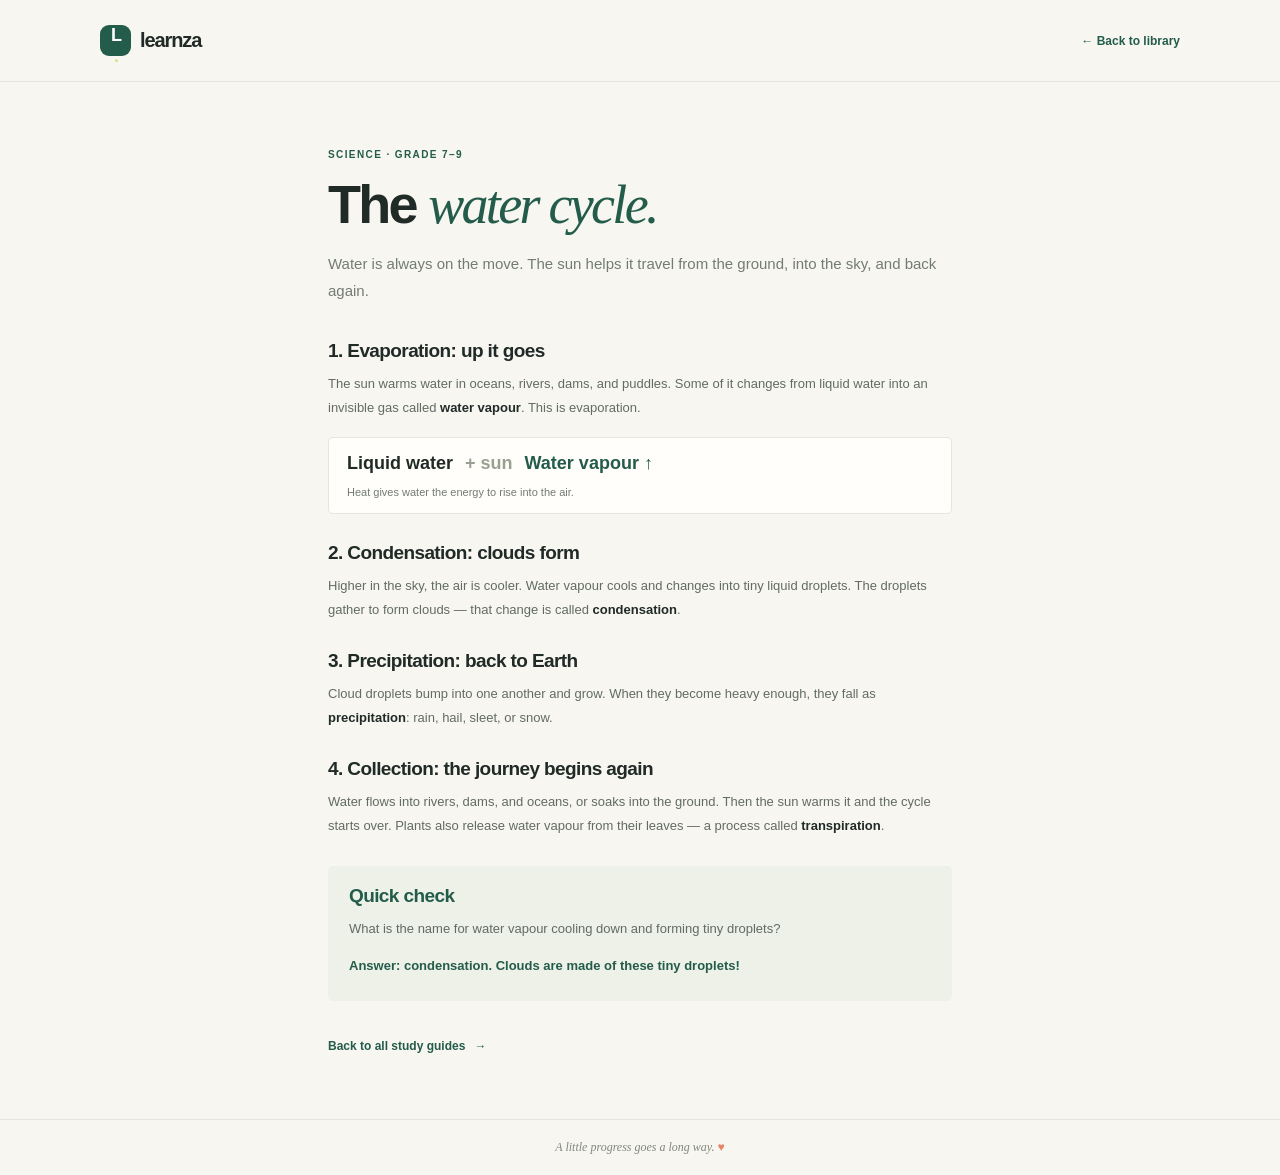
<file: materials/water-cycle.html>
<!doctype html>
<html lang="en">
  <head>
    <meta charset="utf-8">
    <meta name="viewport" content="width=device-width, initial-scale=1">
    <meta name="theme-color" content="#f7f6f1">
    <meta name="description" content="Follow a drop of water through the water cycle.">
    <meta name="author" content="Tlotlang Galaletsang Ramatlotlo, Kgosi Sebako">
    <meta name="robots" content="index, follow, max-image-preview:large">
    <link rel="canonical" href="https://kgosis.github.io/LearnZA/materials/water-cycle.html">
    <meta property="og:type" content="article">
    <meta property="og:site_name" content="LearnZA">
    <meta property="og:title" content="The water cycle — LearnZA">
    <meta property="og:description" content="Follow water through evaporation, condensation, precipitation and collection in this free Science guide for Grades 7–9.">
    <meta property="og:url" content="https://kgosis.github.io/LearnZA/materials/water-cycle.html">
    <meta property="og:locale" content="en_ZA">
    <meta property="og:image" content="https://kgosis.github.io/LearnZA/assets/share-card.png">
    <meta property="og:image:secure_url" content="https://kgosis.github.io/LearnZA/assets/share-card.png">
    <meta property="og:image:type" content="image/png">
    <meta property="og:image:width" content="1200">
    <meta property="og:image:height" content="630">
    <meta property="og:image:alt" content="LearnZA — free learning for every child in South Africa, Grades 1 to 12.">
    <meta name="twitter:card" content="summary_large_image">
    <meta name="twitter:title" content="The water cycle — LearnZA">
    <meta name="twitter:description" content="Discover how water moves around Earth in this free Science guide for Grades 7–9.">
    <meta name="twitter:image" content="https://kgosis.github.io/LearnZA/assets/share-card.png">
    <meta name="twitter:image:alt" content="LearnZA — free learning for every child in South Africa.">
    <title>The water cycle — LearnZA Science (Grades 7–9)</title>
    <link rel="icon" href="../assets/icon.svg" type="image/svg+xml">
    <link rel="stylesheet" href="../styles.css">
    <link rel="stylesheet" href="guide.css">
    <script type="application/ld+json">
      {
        "@context": "https://schema.org",
        "@type": "LearningResource",
        "name": "The water cycle",
        "description": "Follow a drop of water through evaporation, condensation, precipitation and collection.",
        "url": "https://kgosis.github.io/LearnZA/materials/water-cycle.html",
        "image": "https://kgosis.github.io/LearnZA/assets/share-card.png",
        "inLanguage": "en-ZA",
        "isAccessibleForFree": true,
        "learningResourceType": "Study guide",
        "educationalLevel": ["Grade 7", "Grade 8", "Grade 9"],
        "about": "Science: the water cycle",
        "author": [
          { "@type": "Person", "name": "Tlotlang Galaletsang Ramatlotlo" },
          { "@type": "Person", "name": "Kgosi Sebako" }
        ],
        "audience": { "@type": "EducationalAudience", "educationalRole": "learner" }
      }
    </script>
  </head>
  <body class="guide-page">
    <header class="site-header">
      <a class="brand" href="../" aria-label="LearnZA home"><span class="brand-mark" aria-hidden="true">L<span>.</span></span><span>learnza</span></a>
      <a class="back-link" href="../#library">← Back to library</a>
    </header>
    <main class="guide-main">
      <p class="guide-label">SCIENCE · GRADE 7–9</p>
      <h1>The <span>water cycle.</span></h1>
      <p class="guide-lead">Water is always on the move. The sun helps it travel from the ground, into the sky, and back again.</p>
      <section class="guide-section">
        <h2>1. Evaporation: up it goes</h2>
        <p>The sun warms water in oceans, rivers, dams, and puddles. Some of it changes from liquid water into an invisible gas called <strong>water vapour</strong>. This is evaporation.</p>
        <div class="example-box"><span>Liquid water</span><span class="example-equals">+ sun</span><strong>Water vapour ↑</strong><small>Heat gives water the energy to rise into the air.</small></div>
      </section>
      <section class="guide-section">
        <h2>2. Condensation: clouds form</h2>
        <p>Higher in the sky, the air is cooler. Water vapour cools and changes into tiny liquid droplets. The droplets gather to form clouds — that change is called <strong>condensation</strong>.</p>
      </section>
      <section class="guide-section">
        <h2>3. Precipitation: back to Earth</h2>
        <p>Cloud droplets bump into one another and grow. When they become heavy enough, they fall as <strong>precipitation</strong>: rain, hail, sleet, or snow.</p>
      </section>
      <section class="guide-section">
        <h2>4. Collection: the journey begins again</h2>
        <p>Water flows into rivers, dams, and oceans, or soaks into the ground. Then the sun warms it and the cycle starts over. Plants also release water vapour from their leaves — a process called <strong>transpiration</strong>.</p>
      </section>
      <section class="guide-section try-it">
        <h2>Quick check</h2>
        <p>What is the name for water vapour cooling down and forming tiny droplets?</p>
        <p class="answer">Answer: condensation. Clouds are made of these tiny droplets!</p>
      </section>
      <a class="next-guide" href="../#library">Back to all study guides <span aria-hidden="true">→</span></a>
    </main>
    <footer class="guide-footer">A little progress goes a long way. <span>♥</span></footer>
  </body>
</html>
</file>
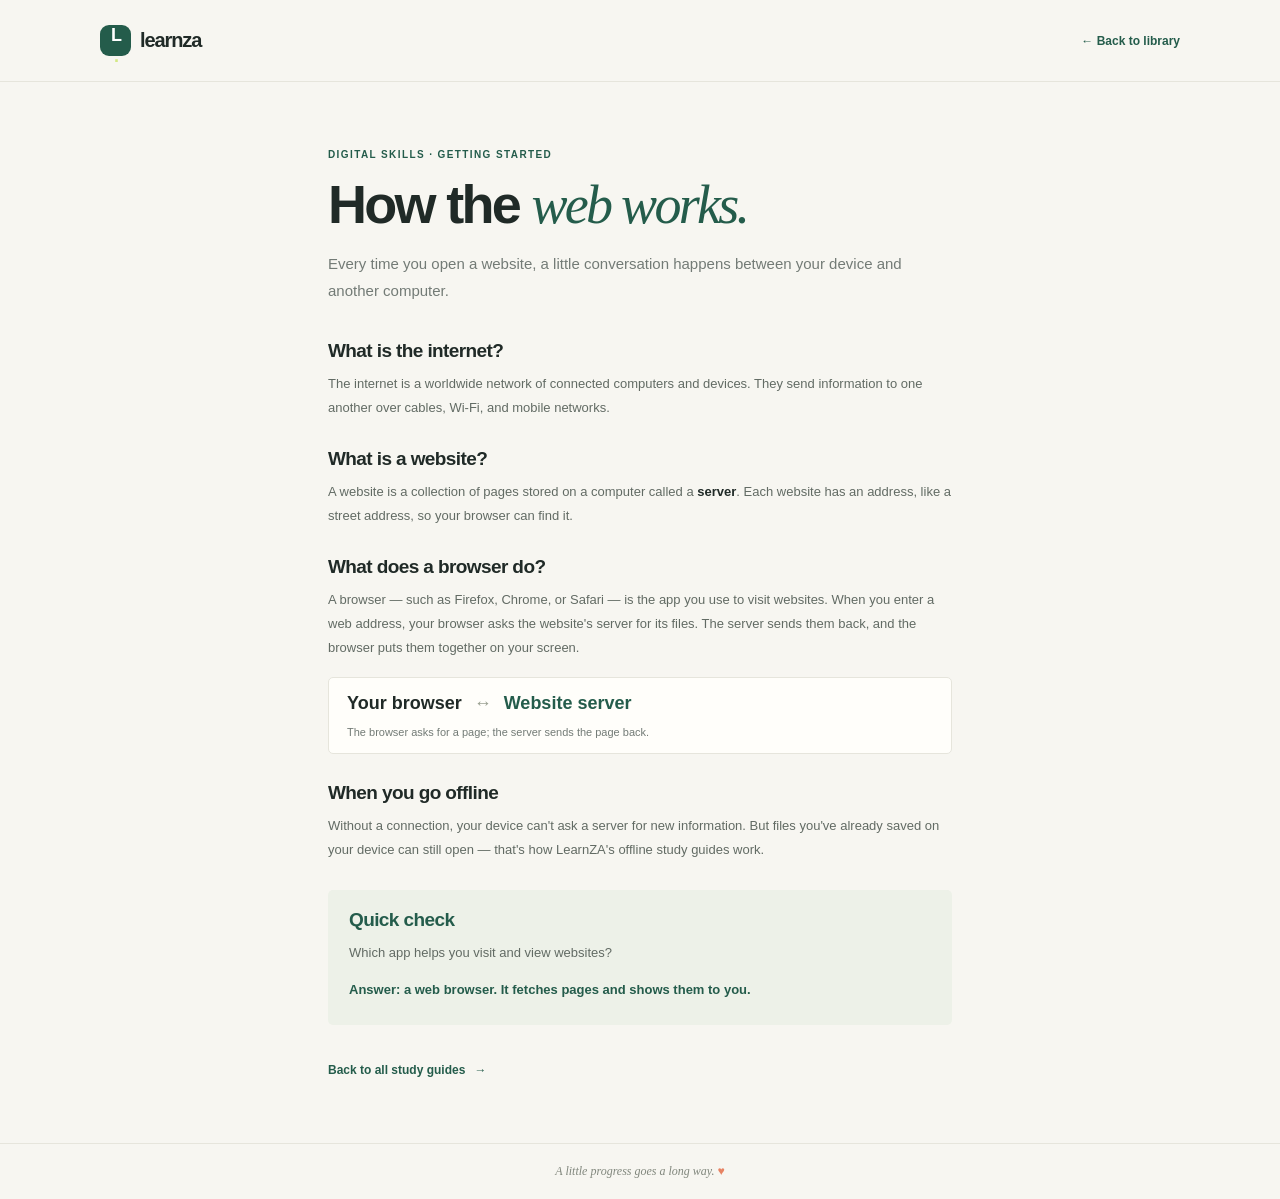
<file: materials/web-basics.html>
<!doctype html>
<html lang="en">
  <head>
    <meta charset="utf-8">
    <meta name="viewport" content="width=device-width, initial-scale=1">
    <meta name="theme-color" content="#f7f6f1">
    <meta name="description" content="A friendly introduction to websites, browsers, and the internet.">
    <meta name="author" content="Tlotlang Galaletsang Ramatlotlo, Kgosi Sebako">
    <meta name="robots" content="index, follow, max-image-preview:large">
    <link rel="canonical" href="https://kgosis.github.io/LearnZA/materials/web-basics.html">
    <meta property="og:type" content="article">
    <meta property="og:site_name" content="LearnZA">
    <meta property="og:title" content="How the web works — LearnZA">
    <meta property="og:description" content="A beginner-friendly guide to websites, browsers, servers and what happens when you go offline.">
    <meta property="og:url" content="https://kgosis.github.io/LearnZA/materials/web-basics.html">
    <meta property="og:locale" content="en_ZA">
    <meta property="og:image" content="https://kgosis.github.io/LearnZA/assets/share-card.png">
    <meta property="og:image:secure_url" content="https://kgosis.github.io/LearnZA/assets/share-card.png">
    <meta property="og:image:type" content="image/png">
    <meta property="og:image:width" content="1200">
    <meta property="og:image:height" content="630">
    <meta property="og:image:alt" content="LearnZA — free learning for every child in South Africa, Grades 1 to 12.">
    <meta name="twitter:card" content="summary_large_image">
    <meta name="twitter:title" content="How the web works — LearnZA">
    <meta name="twitter:description" content="A friendly introduction to browsers, servers and the internet.">
    <meta name="twitter:image" content="https://kgosis.github.io/LearnZA/assets/share-card.png">
    <meta name="twitter:image:alt" content="LearnZA — free learning for every child in South Africa.">
    <title>How the web works — LearnZA Digital Skills</title>
    <link rel="icon" href="../assets/icon.svg" type="image/svg+xml">
    <link rel="stylesheet" href="../styles.css">
    <link rel="stylesheet" href="guide.css">
    <script type="application/ld+json">
      {
        "@context": "https://schema.org",
        "@type": "LearningResource",
        "name": "How the web works",
        "description": "A beginner-friendly introduction to websites, web browsers, servers, the internet and offline files.",
        "url": "https://kgosis.github.io/LearnZA/materials/web-basics.html",
        "image": "https://kgosis.github.io/LearnZA/assets/share-card.png",
        "inLanguage": "en-ZA",
        "isAccessibleForFree": true,
        "learningResourceType": "Study guide",
        "about": "Digital literacy: the World Wide Web",
        "author": [
          { "@type": "Person", "name": "Tlotlang Galaletsang Ramatlotlo" },
          { "@type": "Person", "name": "Kgosi Sebako" }
        ],
        "audience": { "@type": "EducationalAudience", "educationalRole": "learner" }
      }
    </script>
  </head>
  <body class="guide-page">
    <header class="site-header">
      <a class="brand" href="../" aria-label="LearnZA home"><span class="brand-mark" aria-hidden="true">L<span>.</span></span><span>learnza</span></a>
      <a class="back-link" href="../#library">← Back to library</a>
    </header>
    <main class="guide-main">
      <p class="guide-label">DIGITAL SKILLS · GETTING STARTED</p>
      <h1>How the <span>web works.</span></h1>
      <p class="guide-lead">Every time you open a website, a little conversation happens between your device and another computer.</p>
      <section class="guide-section">
        <h2>What is the internet?</h2>
        <p>The internet is a worldwide network of connected computers and devices. They send information to one another over cables, Wi-Fi, and mobile networks.</p>
      </section>
      <section class="guide-section">
        <h2>What is a website?</h2>
        <p>A website is a collection of pages stored on a computer called a <strong>server</strong>. Each website has an address, like a street address, so your browser can find it.</p>
      </section>
      <section class="guide-section">
        <h2>What does a browser do?</h2>
        <p>A browser — such as Firefox, Chrome, or Safari — is the app you use to visit websites. When you enter a web address, your browser asks the website's server for its files. The server sends them back, and the browser puts them together on your screen.</p>
        <div class="example-box"><span>Your browser</span><span class="example-equals">↔</span><strong>Website server</strong><small>The browser asks for a page; the server sends the page back.</small></div>
      </section>
      <section class="guide-section">
        <h2>When you go offline</h2>
        <p>Without a connection, your device can't ask a server for new information. But files you've already saved on your device can still open — that's how LearnZA's offline study guides work.</p>
      </section>
      <section class="guide-section try-it">
        <h2>Quick check</h2>
        <p>Which app helps you visit and view websites?</p>
        <p class="answer">Answer: a web browser. It fetches pages and shows them to you.</p>
      </section>
      <a class="next-guide" href="../#library">Back to all study guides <span aria-hidden="true">→</span></a>
    </main>
    <footer class="guide-footer">A little progress goes a long way. <span>♥</span></footer>
  </body>
</html>
</file>
<file: styles.css>
:root {
  color-scheme: light;
  --paper: #f7f6f1;
  --ink: #202a27;
  --muted: #737b76;
  --green: #245c4b;
  --green-dark: #19493b;
  --lime: #d3e884;
  --line: #e6e5dc;
  --white: #fffefa;
  --coral: #e78363;
  --font-body: "Avenir Next", Avenir, "Segoe UI", sans-serif;
  --font-display: "Avenir Next", Avenir, "Segoe UI", sans-serif;
}

* { box-sizing: border-box; }
html { scroll-behavior: smooth; scroll-padding-top: 85px; }
body { margin: 0; background: var(--paper); color: var(--ink); font-family: var(--font-body); -webkit-font-smoothing: antialiased; }
button, input { font: inherit; }
a { color: inherit; text-decoration: none; }
button { color: inherit; }
.visually-hidden { position: absolute; width: 1px; height: 1px; padding: 0; margin: -1px; overflow: hidden; clip: rect(0, 0, 0, 0); white-space: nowrap; border: 0; }

.site-header { height: 82px; max-width: 1240px; margin: 0 auto; padding: 0 56px; display: flex; align-items: center; justify-content: space-between; border-bottom: 1px solid var(--line); }
.brand { display: inline-flex; align-items: center; gap: 9px; font: 800 20px var(--font-display); letter-spacing: -1.1px; }
.brand-mark { width: 31px; height: 31px; display: grid; place-items: center; border-radius: 9px; background: var(--green); color: white; font: 800 18px var(--font-display); letter-spacing: -2px; }
.brand-mark span { color: var(--lime); }
.main-nav { display: flex; gap: 36px; margin-left: 90px; }
.nav-link { color: var(--muted); font-size: 13px; font-weight: 600; transition: color .2s ease; }
.nav-link:hover, .nav-link.active { color: var(--green); }
.offline-status { display: inline-flex; align-items: center; gap: 8px; color: var(--muted); font-size: 12px; font-weight: 500; }
.status-dot { width: 7px; height: 7px; border-radius: 50%; background: #64a77b; box-shadow: 0 0 0 3px #64a77b20; }
.offline-status.is-offline .status-dot { background: var(--coral); box-shadow: 0 0 0 3px #e7836320; }

.hero { position: relative; display: grid; grid-template-columns: 1.05fr .95fr; align-items: center; max-width: 1240px; min-height: 490px; margin: 0 auto; padding: 58px 9.2% 63px; overflow: hidden; }
.hero::before { position: absolute; top: 24px; left: 9.2%; width: 72px; height: 4px; border-radius: 4px; background: linear-gradient(90deg, #007749 0 17%, #ffb81c 17% 34%, #de3831 34% 51%, #002395 51% 68%, #fff 68% 84%, #202a27 84%); content: ""; }
.hero-copy { position: relative; z-index: 1; }
.share-menu { position: relative; width: fit-content; margin-top: 12px; }
.share-menu summary { display: inline-flex; min-height: 38px; align-items: center; gap: 8px; padding: 0 12px; border: 1px solid #d9ded5; border-radius: 5px; background: var(--white); color: var(--green); cursor: pointer; font-size: 11px; font-weight: 600; list-style: none; }
.share-menu summary::-webkit-details-marker { display: none; }
.share-menu summary::marker { content: ""; }
.share-menu summary:hover, .share-menu[open] summary { border-color: #9eb4a3; background: #f0f3eb; }
.share-menu summary:focus-visible, .share-options a:focus-visible, .share-action:focus-visible { outline: 2px solid #8da99c; outline-offset: 2px; }
.share-menu summary svg { width: 15px; stroke: currentColor; stroke-width: 1.7; }
.share-options { display: grid; min-width: 190px; gap: 2px; margin-top: 6px; padding: 6px; border: 1px solid var(--line); border-radius: 5px; background: var(--white); box-shadow: 0 8px 20px #283e2c12; }
.share-options a, .share-action { padding: 8px 9px; border: 0; border-radius: 3px; background: transparent; color: #626b64; cursor: pointer; font-size: 11px; text-align: left; }
.share-options a:hover, .share-action:hover { background: #edf2e8; color: var(--green); }
.eyebrow { margin: 0 0 17px; color: var(--green); font-size: 10px; font-weight: 700; letter-spacing: 1.45px; }
.eyebrow-line { display: inline-block; width: 20px; height: 1px; margin-right: 7px; vertical-align: middle; background: var(--green); }
h1, h2, p { margin-top: 0; }
h1, h2 { font-family: var(--font-display); letter-spacing: -2.7px; }
h1 { margin-bottom: 17px; font-size: clamp(42px, 5vw, 61px); line-height: 1.11; font-weight: 600; }
h1 > span, .section-heading h2 > span, .offline-banner h2 > span { color: var(--green); font-family: Georgia, serif; font-weight: 400; font-style: italic; }
.hero-description { max-width: 420px; margin-bottom: 24px; color: var(--muted); font-size: 14px; line-height: 1.8; }
.primary-button { display: inline-flex; min-height: 44px; align-items: center; gap: 18px; padding: 0 17px; border-radius: 5px; background: var(--green); color: #fff; font-size: 12px; font-weight: 600; transition: background .2s, transform .2s; }
.primary-button:hover { transform: translateY(-2px); background: var(--green-dark); }
.primary-button span { color: var(--lime); font-size: 17px; }
.hero-note { display: flex; align-items: center; gap: 8px; margin-top: 23px; color: #858b83; font-size: 11px; }
.note-icon { color: var(--coral); font-size: 17px; }
.hero-art { position: relative; display: grid; min-height: 360px; place-items: center; }
.art-orbit { position: absolute; width: 340px; height: 340px; border: 1px solid #e6e4d7; border-radius: 50%; }
.orbit-two { width: 275px; height: 275px; border-style: dashed; border-color: #e2e0d4; }
.art-card { position: relative; z-index: 1; width: 226px; height: 275px; padding: 18px 20px 15px; transform: rotate(4deg); border: 1px solid #e9e3ce; border-radius: 3px; background: #fffdf5; box-shadow: 12px 16px 35px #35403413; }
.art-card-top, .art-card-footer { display: flex; align-items: center; justify-content: space-between; }
.art-card-top { color: #92938a; font-size: 7px; letter-spacing: 1px; }
.art-dot { width: 7px; height: 7px; border-radius: 50%; background: var(--coral); }
.art-sun { margin: 29px 0 4px; color: #e5a56d; font-size: 25px; }
.art-quote { margin-bottom: 25px; font: 600 26px/1.26 var(--font-display); letter-spacing: -1.2px; }
.art-quote span { color: var(--green); font: italic 30px Georgia, serif; }
.art-card-footer { padding-top: 11px; border-top: 1px solid #eeebdf; color: #aaa99d; font-size: 7px; letter-spacing: .8px; }
.art-spark { position: absolute; color: var(--coral); }
.spark-one { top: 54px; right: 12%; font-size: 30px; }
.spark-two { bottom: 58px; left: 13%; color: #b6c66b; font-size: 24px; }
.art-caption { position: absolute; right: 1%; bottom: 35px; color: #878b80; font: italic 12px Georgia, serif; transform: rotate(-8deg); }

.section-wrap { max-width: 1120px; margin: 0 auto; padding-right: 45px; padding-left: 45px; }
.library { padding-top: 66px; padding-bottom: 75px; border-top: 1px solid var(--line); }
.section-heading { display: flex; align-items: end; justify-content: space-between; margin-bottom: 28px; }
.section-heading .eyebrow { margin-bottom: 11px; }
.section-heading h2, .offline-banner h2 { margin-bottom: 0; font-size: 35px; line-height: 1.2; letter-spacing: -1.8px; font-weight: 600; }
.library-intro { max-width: 265px; margin-bottom: 4px; color: var(--muted); font-size: 12px; line-height: 1.7; }
.library-tools { display: grid; grid-template-columns: minmax(0, 1fr) auto; align-items: center; gap: 13px 17px; margin-bottom: 27px; }
.search-box { display: flex; width: 100%; max-width: 430px; height: 43px; align-items: center; gap: 10px; padding: 0 12px; border: 1px solid var(--line); border-radius: 5px; background: var(--white); }
.search-box:focus-within { border-color: #8da99c; box-shadow: 0 0 0 3px #245c4b12; }
.search-box svg { width: 17px; flex: 0 0 auto; stroke: #828880; stroke-width: 1.6; }
.search-box input { width: 100%; min-width: 0; border: 0; outline: 0; background: transparent; color: var(--ink); font-size: 11px; }
.search-box input::placeholder { color: #a4a69e; }
kbd { display: grid; width: 19px; height: 20px; flex: 0 0 auto; place-items: center; border: 1px solid var(--line); border-radius: 3px; color: #969991; font-size: 11px; }
.grade-select { display: flex; align-items: center; gap: 8px; color: var(--muted); font-size: 11px; font-weight: 600; white-space: nowrap; }
.grade-select select { min-width: 126px; height: 37px; padding: 0 28px 0 10px; border: 1px solid var(--line); border-radius: 5px; background: var(--white); color: var(--ink); font-size: 11px; }
.grade-select select:focus { outline: 2px solid #8da99c; outline-offset: 2px; }
.filter-row { display: flex; grid-column: 1 / -1; flex-wrap: wrap; justify-content: flex-start; gap: 6px; }
.filter-chip { min-height: 31px; padding: 0 11px; border: 1px solid transparent; border-radius: 20px; background: transparent; color: #777e77; cursor: pointer; font-size: 10px; transition: color .2s, background .2s, border-color .2s; }
.filter-chip:hover { border-color: #d7dbcf; color: var(--green); }
.filter-chip.selected { border-color: #d8e4d6; background: #edf2e8; color: var(--green); font-weight: 600; }
.results-heading { display: flex; align-items: center; justify-content: space-between; margin-bottom: 14px; }
.results-heading > p { margin: 0; color: #747b75; font-size: 10px; }
.results-heading > p > span:first-child { color: var(--ink); font-weight: 700; }
.results-divider { padding: 0 5px; color: #b7b9af; }
.offline-hint { color: #82877e; }
.offline-hint span { color: var(--green); }
.saved-toggle { display: inline-flex; align-items: center; gap: 6px; padding: 5px 0 5px 9px; border: 0; background: none; color: #737b76; cursor: pointer; font-size: 10px; }
.saved-toggle svg { width: 14px; stroke: currentColor; stroke-width: 1.5; }
.saved-toggle[aria-pressed="true"], .saved-toggle:hover { color: var(--green); }
.saved-toggle span { display: inline-grid; min-width: 17px; height: 17px; place-items: center; border-radius: 10px; background: #ebede6; font-size: 9px; }
.resource-grid { display: grid; grid-template-columns: repeat(4, minmax(0, 1fr)); gap: 13px; }
.resource-card { display: flex; min-height: 228px; flex-direction: column; padding: 15px 15px 13px; border: 1px solid var(--line); border-radius: 5px; background: var(--white); transition: transform .2s, box-shadow .2s, border-color .2s; }
.resource-card:hover { transform: translateY(-3px); border-color: #d6dacd; box-shadow: 0 10px 24px #283e2c0c; }
.card-meta { display: flex; align-items: center; justify-content: space-between; }
.subject-tag { display: inline-flex; align-items: center; gap: 5px; color: var(--green); font-size: 9px; font-weight: 700; }
.subject-dot { width: 6px; height: 6px; border-radius: 50%; background: #88a96e; }
.subject-tag[data-subject="Science"] .subject-dot { background: #719bb4; }
.subject-tag[data-subject="English"] .subject-dot { background: #d68a69; }
.subject-tag[data-subject="Digital skills"] .subject-dot { background: #a188bb; }
.grade-tag { color: #92958d; font-size: 9px; }
.card-illustration { display: flex; height: 69px; align-items: center; margin: 14px 0 11px; padding: 0 13px; overflow: hidden; border-radius: 4px; background: #edf1e8; }
.card-illustration span { font-family: Georgia, serif; }
.card-illustration.maths { justify-content: center; gap: 15px; color: #51725b; font-size: 24px; }
.card-illustration.maths span:nth-child(2) { color: #d18c6f; font-size: 17px; }
.card-illustration.science { justify-content: space-around; background: #edf2f2; color: #587d8c; font-size: 27px; }
.card-illustration.english { justify-content: center; background: #f5eee7; color: #ba8060; font-size: 30px; }
.card-illustration.digital { justify-content: center; gap: 10px; background: #f0edf5; color: #8e78a6; font: 600 17px var(--font-display); }
.card-illustration.digital span:nth-child(2) { color: #bc8e70; font-size: 12px; }
.card-illustration.official { justify-content: space-between; background: #edf2e8; color: var(--green); font: 700 14px var(--font-display); letter-spacing: .3px; }
.card-illustration.official span:last-child { color: #808878; font: 600 10px var(--font-body); }
.resource-card h3 { margin: 0 0 5px; font: 700 13px/1.4 var(--font-display); letter-spacing: -.25px; }
.resource-card .card-description { margin: 0 0 15px; color: var(--muted); font-size: 10px; line-height: 1.6; }
.resource-updated { margin: -7px 0 11px; color: #879084; font-size: 9px; }
.card-actions { display: flex; align-items: center; justify-content: space-between; gap: 7px; margin-top: auto; padding-top: 11px; border-top: 1px solid #efeee8; }
.read-link, .save-button { display: inline-flex; align-items: center; gap: 5px; border: 0; background: none; cursor: pointer; font-size: 10px; font-weight: 600; }
.read-link { color: var(--green); }
.read-link:hover { text-decoration: underline; text-underline-offset: 3px; }
.save-button { padding: 4px 0 4px 4px; color: #83877f; font-weight: 500; }
.source-label { color: #858b82; font-size: 8px; letter-spacing: .6px; }
.save-button:hover, .save-button.is-saved { color: var(--green); }
.save-button svg { width: 13px; stroke: currentColor; stroke-width: 1.5; }
.save-button.is-saved svg { fill: #dbe8d5; }
.empty-state { padding: 30px; color: var(--muted); text-align: center; font-size: 13px; }
.action-status { min-height: 18px; margin: 8px 0 0; color: #a44c38; font-size: 11px; }

.offline-banner { position: relative; display: flex; max-width: 1030px; min-height: 180px; align-items: center; gap: 27px; margin: 0 auto 78px; padding: 28px 55px; overflow: hidden; border-radius: 6px; background: #e9eee3; }
.offline-icon { display: grid; width: 64px; height: 64px; flex: 0 0 auto; place-items: center; border-radius: 50%; background: #dce7d7; color: var(--green); }
.offline-icon svg { width: 37px; }
.offline-banner-copy { position: relative; z-index: 1; }
.offline-banner .eyebrow { margin-bottom: 9px; font-size: 9px; }
.offline-banner h2 { font-size: 27px; }
.offline-banner-copy > p:last-child { margin: 7px 0 0; color: #757e72; font-size: 11px; }
.text-link { display: inline-flex; align-items: center; gap: 9px; margin-left: auto; color: var(--green); font-size: 11px; font-weight: 700; white-space: nowrap; }
.text-link:hover { gap: 13px; }
.banner-decoration { position: absolute; right: -9px; bottom: -53px; color: #dfe7d8; font-size: 180px; line-height: 1; }
.about { display: grid; grid-template-columns: 54px 1fr auto; align-items: center; gap: 20px; padding-top: 27px; padding-bottom: 31px; border-top: 1px solid var(--line); }
.about-star { align-self: start; color: #d49a6c; font-size: 32px; }
.about .eyebrow { margin-bottom: 9px; }
.about-copy { max-width: 630px; margin-bottom: 0; color: #5e6860; font: 500 16px/1.7 var(--font-display); letter-spacing: -.2px; }
.about-signoff { align-self: end; padding-bottom: 5px; color: #727b72; font: italic 12px Georgia, serif; white-space: nowrap; }
.about-signoff span { color: var(--coral); }
.contributors { display: grid; grid-template-columns: 1fr 1fr; align-items: center; gap: 24px; padding-top: 30px; padding-bottom: 38px; border-top: 1px solid var(--line); }
.contributors-heading .eyebrow { margin-bottom: 10px; }
.contributors h2 { margin: 0; font-size: 27px; line-height: 1.25; letter-spacing: -1.3px; font-weight: 600; }
.contributors h2 span { color: var(--green); font-family: Georgia, serif; font-weight: 400; font-style: italic; }
.contributors-list { display: grid; grid-template-columns: repeat(2, minmax(0, 1fr)); gap: 10px; margin: 0; padding: 0; list-style: none; }
.contributors-list li { padding: 13px 15px; border: 1px solid var(--line); border-radius: 5px; background: var(--white); color: #59645c; font-size: 11px; font-weight: 600; line-height: 1.5; }
.site-footer { display: flex; min-height: 75px; align-items: center; justify-content: space-between; max-width: 1240px; margin: 0 auto; padding: 0 56px; border-top: 1px solid var(--line); }
.footer-brand { font-size: 16px; }
.footer-brand .brand-mark { width: 26px; height: 26px; border-radius: 7px; font-size: 15px; }
.site-footer > p { margin: 0; color: #92958c; font: italic 11px Georgia, serif; }
.footer-year { color: #969990; font-size: 8px; letter-spacing: 1px; }
.noscript-note { padding: 15px; background: #fff4e8; color: #694b37; text-align: center; }

.hero {
  background:
    radial-gradient(ellipse at 86% 47%, #e8eddd 0, #e8eddd80 23%, transparent 48%),
    radial-gradient(ellipse at 7% 8%, #fffefa 0, transparent 48%);
}
.hero-copy { animation: rise-in .7s both; }
.hero-art { animation: fade-in .85s .12s both; }
.art-orbit { animation: orbit-turn 32s linear infinite; }
.orbit-two { animation-direction: reverse; animation-duration: 42s; }
.art-card { animation: card-float 5s ease-in-out infinite; }
.art-spark { animation: sparkle 3.2s ease-in-out infinite; }
.spark-two { animation-delay: .8s; }
.primary-button { box-shadow: 0 5px 13px #245c4b20; }
.primary-button:hover { box-shadow: 0 9px 20px #245c4b2b; }
.resource-card { animation: fade-in .5s both; }
.resource-card:nth-child(4n + 2) { animation-delay: .06s; }
.resource-card:nth-child(4n + 3) { animation-delay: .12s; }
.resource-card:nth-child(4n + 4) { animation-delay: .18s; }
.card-illustration span { transition: transform .25s ease; }
.resource-card:hover .card-illustration span:nth-child(odd) { transform: translateY(-3px) rotate(-4deg); }
.resource-card:hover .card-illustration span:nth-child(even) { transform: translateY(3px) rotate(4deg); }
.filter-chip, .saved-toggle, .nav-link { transition: color .2s ease, background .2s ease, border-color .2s ease, transform .2s ease; }
.filter-chip:active, .saved-toggle:active { transform: scale(.96); }
.about-star { animation: sparkle 4s ease-in-out infinite; }
.text-link { transition: gap .2s ease; }

@keyframes rise-in {
  from { opacity: 0; transform: translateY(14px); }
  to { opacity: 1; transform: translateY(0); }
}
@keyframes fade-in {
  from { opacity: 0; }
  to { opacity: 1; }
}
@keyframes orbit-turn { to { transform: rotate(360deg); } }
@keyframes card-float {
  0%, 100% { transform: rotate(4deg) translateY(0); }
  50% { transform: rotate(2deg) translateY(-8px); }
}
@keyframes sparkle {
  0%, 100% { opacity: .7; transform: scale(.9) rotate(-8deg); }
  50% { opacity: 1; transform: scale(1.12) rotate(8deg); }
}

@media (min-width: 1241px) {
  .hero { padding-right: 114px; padding-left: 114px; }
}
@media (max-width: 900px) {
  .site-header { padding-right: 35px; padding-left: 35px; }
  .hero { min-height: 435px; padding-right: 7%; padding-left: 7%; }
  .hero-art { transform: scale(.88); }
  .section-wrap { padding-right: 35px; padding-left: 35px; }
  .library-tools { grid-template-columns: 1fr auto; align-items: start; }
  .search-box { grid-column: 1 / -1; max-width: none; }
  .grade-select { grid-column: 1 / -1; }
  .resource-grid { grid-template-columns: repeat(2, minmax(0, 1fr)); }
  .offline-banner { margin-right: 35px; margin-left: 35px; padding-right: 32px; padding-left: 32px; }
  .site-footer { padding-right: 35px; padding-left: 35px; }
}
@media (max-width: 600px) {
  html { scroll-padding-top: 65px; }
  .site-header { height: 66px; padding: 0 20px; }
  .brand { gap: 7px; font-size: 18px; }
  .brand-mark { width: 28px; height: 28px; }
  .main-nav { gap: 17px; margin-left: 0; }
  .nav-link { font-size: 11px; }
  .offline-status { gap: 6px; font-size: 10px; }
  .hero { grid-template-columns: 1fr; min-height: auto; padding: 57px 24px 23px; }
  .hero::before { left: 24px; }
  .hero-copy { max-width: 460px; margin: 0 auto; }
  h1 { font-size: clamp(44px, 12vw, 58px); }
  .hero-description { max-width: 370px; font-size: 13px; }
  .hero-note { margin-top: 18px; }
  .hero-art { min-height: 258px; margin-top: 5px; transform: scale(.76); transform-origin: center top; }
  .art-orbit { width: 300px; height: 300px; }
  .orbit-two { width: 250px; height: 250px; }
  .art-card { width: 205px; height: 250px; }
  .art-sun { margin-top: 22px; }
  .art-quote { font-size: 23px; }
  .library { padding: 48px 20px 52px; }
  .section-heading { align-items: flex-start; flex-direction: column; gap: 8px; margin-bottom: 22px; }
  .section-heading h2 { font-size: 32px; }
  .library-intro { max-width: 300px; margin: 0; }
  .library-tools { grid-template-columns: 1fr; gap: 11px; margin-bottom: 20px; }
  .grade-select { grid-column: auto; }
  .filter-row { gap: 3px; }
  .filter-chip { min-height: 29px; padding: 0 9px; font-size: 9px; }
  .results-heading > p { font-size: 9px; }
  .offline-hint { display: block; margin-top: 4px; }
  .resource-grid { gap: 9px; }
  .resource-card { min-height: 219px; padding: 12px 11px 10px; }
  .card-illustration { height: 58px; margin: 12px 0 9px; }
  .resource-card h3 { font-size: 12px; }
  .resource-card .card-description { font-size: 9px; }
  .read-link, .save-button { font-size: 9px; }
  .offline-banner { min-height: auto; align-items: flex-start; flex-wrap: wrap; gap: 14px; margin: 0 20px 53px; padding: 24px 20px; }
  .offline-icon { width: 47px; height: 47px; }
  .offline-icon svg { width: 28px; }
  .offline-banner-copy { width: calc(100% - 65px); }
  .offline-banner h2 { font-size: 23px; letter-spacing: -1.2px; }
  .offline-banner-copy > p:last-child { max-width: 250px; font-size: 10px; line-height: 1.6; }
  .text-link { margin: 3px 0 0 61px; }
  .banner-decoration { right: -9px; bottom: -40px; font-size: 130px; }
  .about { grid-template-columns: 27px 1fr; gap: 13px; padding: 23px 20px 25px; }
  .about-star { font-size: 25px; }
  .about-copy { font-size: 14px; line-height: 1.65; }
  .about-signoff { grid-column: 2; justify-self: end; margin-top: 3px; }
  .contributors { grid-template-columns: 1fr; gap: 17px; padding: 24px 20px 30px; }
  .contributors h2 { font-size: 24px; }
  .contributors-list { gap: 7px; }
  .contributors-list li { padding: 11px 10px; font-size: 10px; }
  .site-footer { min-height: 67px; padding: 0 20px; }
  .footer-brand { font-size: 14px; }
  .footer-brand .brand-mark { width: 24px; height: 24px; }
  .site-footer > p { display: none; }
  .footer-year { font-size: 7px; }
}
@media (max-width: 370px) {
  .site-header { padding: 0 14px; }
  .brand { font-size: 16px; }
  .main-nav { gap: 10px; }
  .nav-link { font-size: 10px; }
  .offline-status { font-size: 9px; }
  .section-heading h2 { font-size: 29px; }
  .resource-grid { grid-template-columns: 1fr; }
  .resource-card { min-height: 210px; padding: 15px; }
  .card-illustration { height: 63px; }
  .resource-card h3 { font-size: 13px; }
}
@media (prefers-reduced-motion: reduce) {
  *, *::before, *::after { scroll-behavior: auto !important; transition-duration: .01ms !important; animation-duration: .01ms !important; animation-iteration-count: 1 !important; }
}
</file>
<file: materials/guide.css>
.guide-page { min-height: 100vh; }
.guide-page .site-header { max-width: 100%; padding-right: max(24px, calc((100% - 1080px) / 2)); padding-left: max(24px, calc((100% - 1080px) / 2)); }
.back-link { color: var(--green); font-size: 12px; font-weight: 600; }
.back-link:hover { text-decoration: underline; text-underline-offset: 4px; }
.guide-main { max-width: 680px; margin: 0 auto; padding: 67px 28px 65px; }
.guide-label { margin-bottom: 15px; color: var(--green); font-size: 10px; font-weight: 700; letter-spacing: 1.4px; }
.guide-main h1 { margin-bottom: 14px; font-size: clamp(39px, 8vw, 54px); }
.guide-main h1 span { color: var(--green); font-family: Georgia, serif; font-weight: 400; font-style: italic; }
.guide-lead { margin-bottom: 36px; color: var(--muted); font-size: 15px; line-height: 1.8; }
.guide-section { margin: 28px 0; }
.guide-section h2 { margin-bottom: 10px; font-size: 19px; letter-spacing: -.6px; }
.guide-section p { color: #626b64; font-size: 13px; line-height: 1.85; }
.guide-section strong { color: var(--ink); }
.fraction-visual { display: flex; gap: 5px; margin: 20px 0; }
.fraction-visual span { width: 48px; height: 18px; border: 1px solid #b5c3a9; border-radius: 2px; background: #fffefa; }
.fraction-visual .filled { background: #b6c99c; }
.example-box { display: flex; min-height: 76px; flex-wrap: wrap; align-items: center; gap: 12px; margin: 17px 0; padding: 15px 18px; border: 1px solid var(--line); border-radius: 5px; background: #fffefa; font: 600 18px var(--font-display); }
.example-equals { color: #9aa091; }
.example-box strong { color: var(--green); }
.example-box small { width: 100%; color: var(--muted); font: 11px var(--font-body); }
.try-it { padding: 19px 21px 10px; border-radius: 5px; background: #edf1e8; }
.try-it h2 { color: var(--green); }
.try-it .answer { color: var(--green); font-weight: 600; }
.next-guide { display: inline-flex; align-items: center; gap: 9px; margin-top: 10px; color: var(--green); font-size: 12px; font-weight: 700; }
.next-guide:hover { gap: 13px; }
.guide-footer { padding: 20px; border-top: 1px solid var(--line); color: #81877d; text-align: center; font: italic 12px Georgia, serif; }
.guide-footer span { color: var(--coral); }
@media (max-width: 600px) {
  .guide-page .site-header { height: 66px; padding: 0 20px; }
  .guide-main { padding: 48px 22px 45px; }
  .guide-lead { font-size: 13px; }
  .guide-section h2 { font-size: 17px; }
  .guide-section p { font-size: 12px; }
}
</file>
